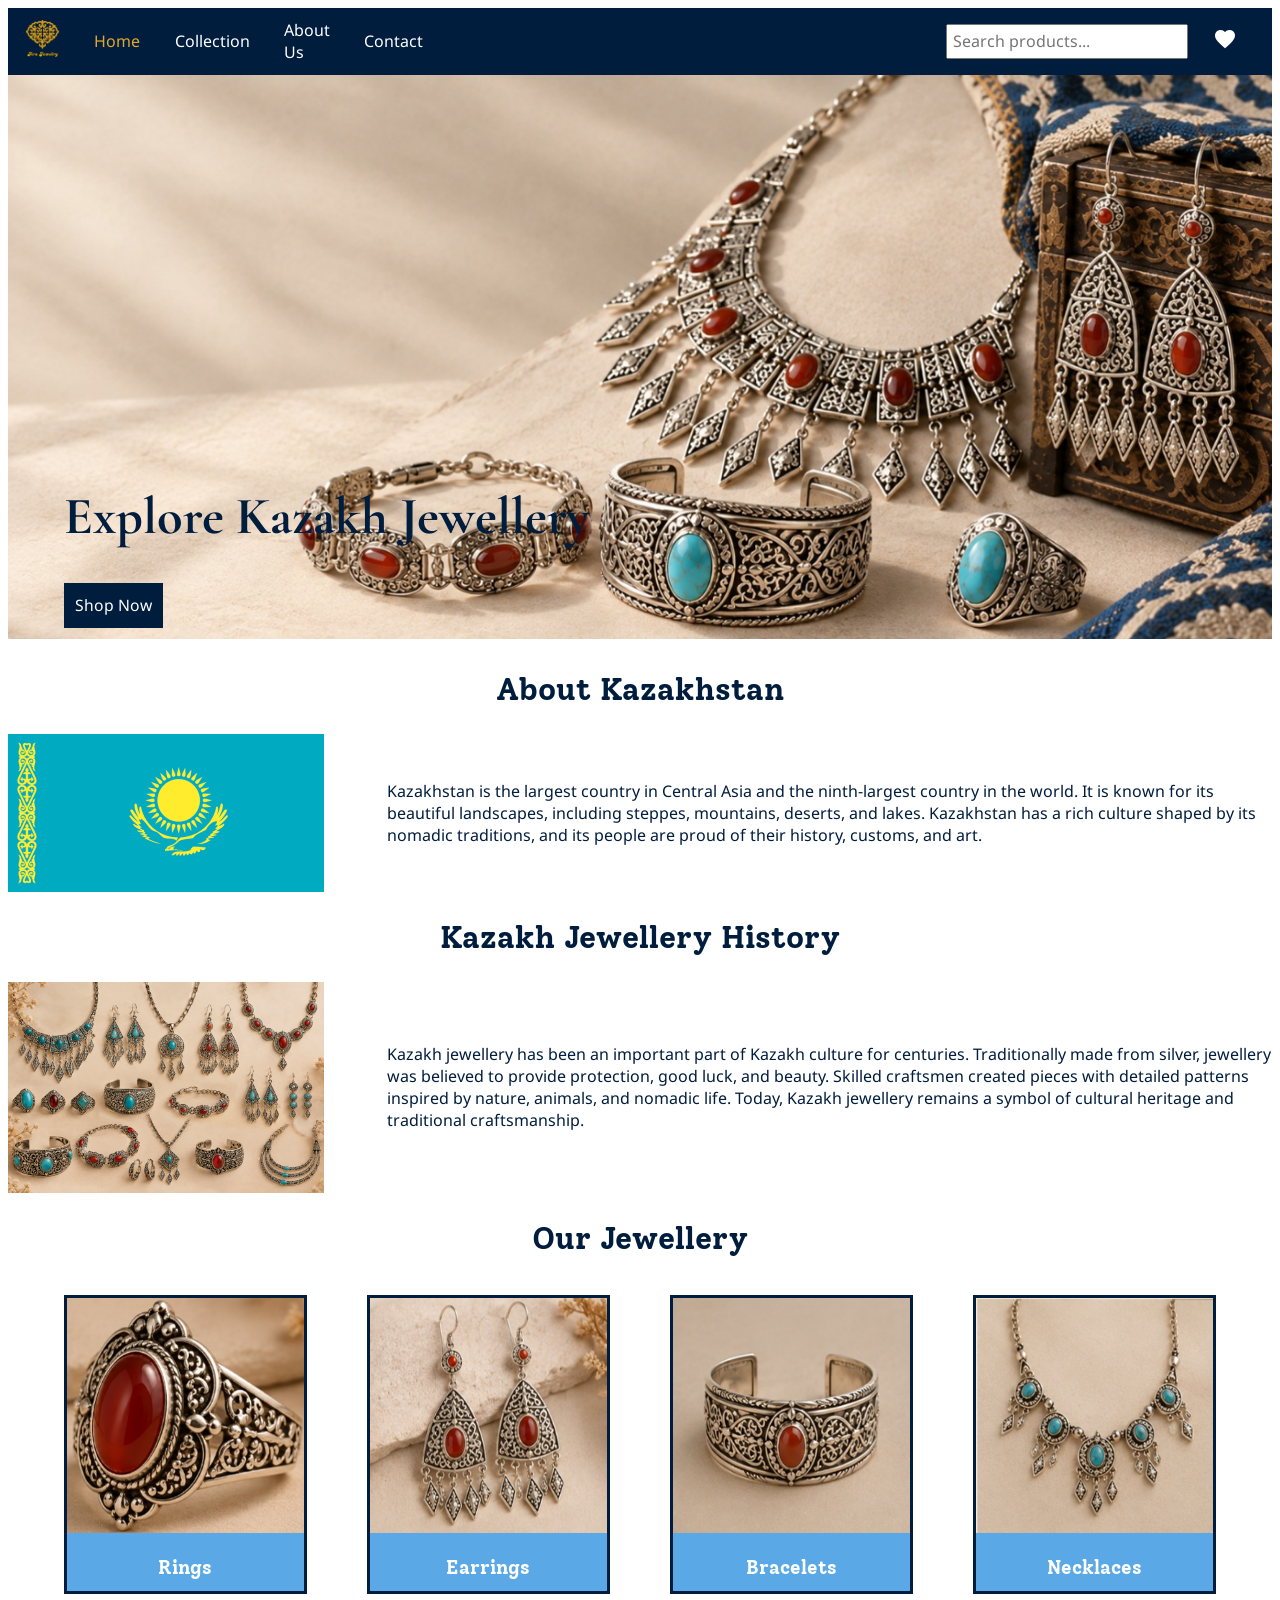
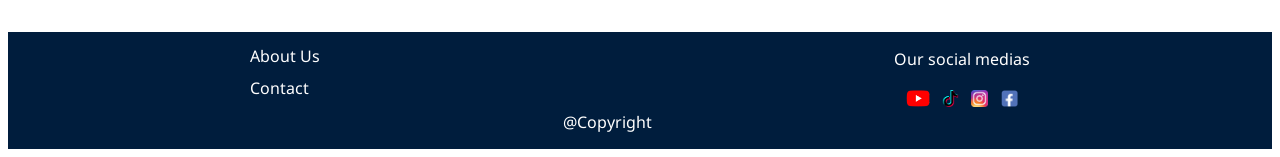
<file: index.html>
<!DOCTYPE html>
<html>
    <head>
        <!--Makes website responsive-->
        <meta name="viewport" content="width=device-width, initial-scale=1">
        <!--Link to CSS stylesheet-->
        <link rel="stylesheet" href="style.css">
        <!--Link to Google material icons-->
        <link rel="stylesheet" href="https://fonts.googleapis.com/icon?family=Material+Icons">
        <!--Links to Google fonts-->
        <link href='https://fonts.googleapis.com/css?family=Cormorant Garamond' rel='stylesheet'>
        <link href='https://fonts.googleapis.com/css?family=Solway' rel='stylesheet'>
        <link href='https://fonts.googleapis.com/css?family=Noto Sans' rel='stylesheet'>
        <!--Sets favicon / tab icon-->
        <link rel="icon" type="image/x-icon" href="images/logo.png">
        <!--Title shown on the tab-->
        <title>Home</title>
    </head>
    <body>
        <!--Navigation bar-->
        <nav>
            <!--Checkbox used to open and close mobile hamburger menu-->
            <input type="checkbox" id="check">
            <!--Mobile hamburger menu-->
            <label for="check" class="checkbtn">
                <!--Menu icon-->
                <i class="material-icons">menu</i>
            </label>
            <!--Navigation links-->
            <ul>
                <!--Logo and link to home page-->
                <li><a href="index.html"><img src="images/logo.png" alt="logo"></a></li>
                <!--Link to home page-->
                <li><a class="active" href="index.html">Home</a></li>
                <!--Collection dropdown menu-->
                <li class="dropdown">
                    <!--Link to collection page-->
                    <a href="collection.html">Collection</a>
                    <!--Dropdown content-->
                    <div class="dropdown-content">
                        <!--Navigation links in dropdown-->
                        <!--Link to rings page-->
                        <a href="rings.html">Rings</a>
                        <!--Link to earrings page-->
                        <a href="earrings.html">Earrings</a>
                        <!--Link to bracelets page-->
                        <a href="bracelets.html">Bracelets</a>
                        <!--Link to necklaces page-->
                        <a href="necklaces.html">Necklaces</a>
                    </div>
                </li>
                <!--About us dropdown menu-->
                <li class="dropdown">
                    <!--Link to about us page-->
                    <a href="aboutus.html">About Us</a>
                    <!--Dropdown content-->
                    <div class="dropdown-content">
                        <!--Navigation links in dropdown-->
                        <!--Link to auckland page-->
                        <a href="auckland.html">Our Store in Auckland</a>
                        <!--Link to tauranga page-->
                        <a href="tauranga.html">Our Store in Tauranga</a>
                        <!--Link to hamilton page-->
                        <a href="hamilton.html">Our Store in Hamilton</a>
                    </div>
                </li>
                <!--Link to contact page-->
                <li><a href="contact.html">Contact</a></li>
                <!--Right side of the navigation bar-->
                <div class="right-side">
                    <!--Search bar-->
                    <li><input type="text" name="" id="find" placeholder="Search products..." onkeyup="search()"></li>
                    <!--Link to favorite page-->
                    <!--Favorite icon-->
                    <li><a href="favourites.html"><i class="material-icons">favorite</i></a></li>
                    <!--Link to cart page-->
                    <!--Shopping cart icon-->
                    <li><a href="cart.html"><i class="material-icons">shopping_cart</i></a></li>
                </div>
            </ul>
        </nav>
        <!--Main home page content-->
        <div class="home-content">
            <!--Hero section-->
            <div class="home-hero-section">
                <!--Hero section image-->
                <div class="hero-section-image">
                    <img src="images/herosectionimage.png" alt="hero section jewellery image" style="width: 100%; height: auto;">
                </div>
                <!--Hero section content-->
                <div class="hero-section-content">
                    <!--Heading and button placed over the hero image-->
                    <h1>Explore Kazakh Jewellery</h1>
                    <!--Button that links to collection page-->
                    <button class="hero-section-button"><a href="collection.html">Shop Now</a></button>
                </div>
            </div>
            <!--Info section-->
            <div class="home-info-section">
                <!--Sub-heading-->
                <h2>About Kazakhstan</h2>
                <div class="info-section">
                    <!--Kazakhstan flag image-->
                    <img src="images/kzflag.png" alt="Kazakhstan flag image">
                    <!--Paragraph about Kazakhstan-->
                    <p>Kazakhstan is the largest country in Central Asia and the ninth-largest country in the world. 
                        It is known for its beautiful landscapes, including steppes, mountains, deserts, and lakes. 
                        Kazakhstan has a rich culture shaped by its nomadic traditions, and its people are proud of 
                        their history, customs, and art.</p>
                </div>
                <!--Sub-heading-->
                <h2>Kazakh Jewellery History</h2>
                <div class="info-section">
                    <!--Kazakh jewellery image-->
                    <img src="images/kzjewellery.png" alt="Kazakh jewellery image">
                    <!--Paragraph about history of Kazakh jewellery-->
                    <p>Kazakh jewellery has been an important part of Kazakh culture for centuries. 
                        Traditionally made from silver, jewellery was believed to provide protection, 
                        good luck, and beauty. Skilled craftsmen created pieces with detailed patterns 
                        inspired by nature, animals, and nomadic life. Today, Kazakh jewellery remains 
                        a symbol of cultural heritage and traditional craftsmanship.</p>
                </div>
            </div>
            <!--Jewellery section-->
            <div class="home-jewellery-section">
                <!--Sub-heading-->
                <h2>Our Jewellery</h2>
                <!--Container holding all items / jewellery cards-->
                <div class="item-container">
                    <!--First item card - Rings-->
                    <div class="item">
                        <!--Link to rings page-->
                        <a href="rings.html">
                            <!--Ring image-->
                            <img src="images/ring1.png" alt="carnelian ring image">
                            <!--Name-->
                            <h3>Rings</h3>
                        </a>
                    </div>
                    <!--Second item card - Earrings-->
                    <div class="item">
                        <!--Link to earrings page-->
                        <a href="earrings.html">
                            <!--Earrings image-->
                            <img src="images/earrings1.png" alt="carnelian earrings image">
                            <!--Name-->
                            <h3>Earrings</h3>
                        </a>
                    </div>
                    <!--Third item card - Bracelets-->
                    <div class="item">
                        <!--Link to braceles page-->
                        <a href="bracelets.html">
                            <!--Bracelet image-->
                            <img src="images/bracelet1.png" alt="carnelian bracelet image">
                            <!--Name-->
                            <h3>Bracelets</h3>
                        </a>
                    </div>
                    <!--Fourth item card - Necklaces-->
                    <div class="item">
                        <!--Link to necklaces page-->
                        <a href="necklaces.html">
                            <!--Necklace image-->
                            <img src="images/necklace3.png" alt="turquoise necklace image">
                            <!--Name-->
                            <h3>Necklaces</h3>
                        </a>
                    </div>
                </div>
            </div>
        </div>
        <!--Footer-->
        <footer>
            <!--Footer content-->
            <div class="footer-content">
                <!--Footer navigation links-->
                <div class="links">
                    <!--Link to about us page-->
                    <a href="aboutus.html">About Us</a>
                    <!--Link to contact page-->
                    <a href="contact.html">Contact</a>
                </div>
                <!--Copyright-->
                <div class="copyright">
                    <p>@Copyright</p>
                </div>
                <!--Links to social media-->
                <div class="social-medias">
                    <p>Our social medias</p>
                    <!--Link to YouTube-->
                    <a href="https://www.youtube.com/"><img src="images/youtube.png" alt="youtube"></a>
                    <!--Link to TikTok-->
                    <a href="https://www.tiktok.com/"><img src="images/tiktok.png" alt="tiktok"></a>
                    <!--Link to Instagram-->
                    <a href="https://www.instagram.com/"><img src="images/instagram.png" alt="instagram"></a>
                    <!--Link to Facebook-->
                    <a href="https://www.facebook.com/"><img src="images/facebook.png" alt="facebook"></a>
                </div>
            </div>
        </footer>
    </body>
</html>
</file>
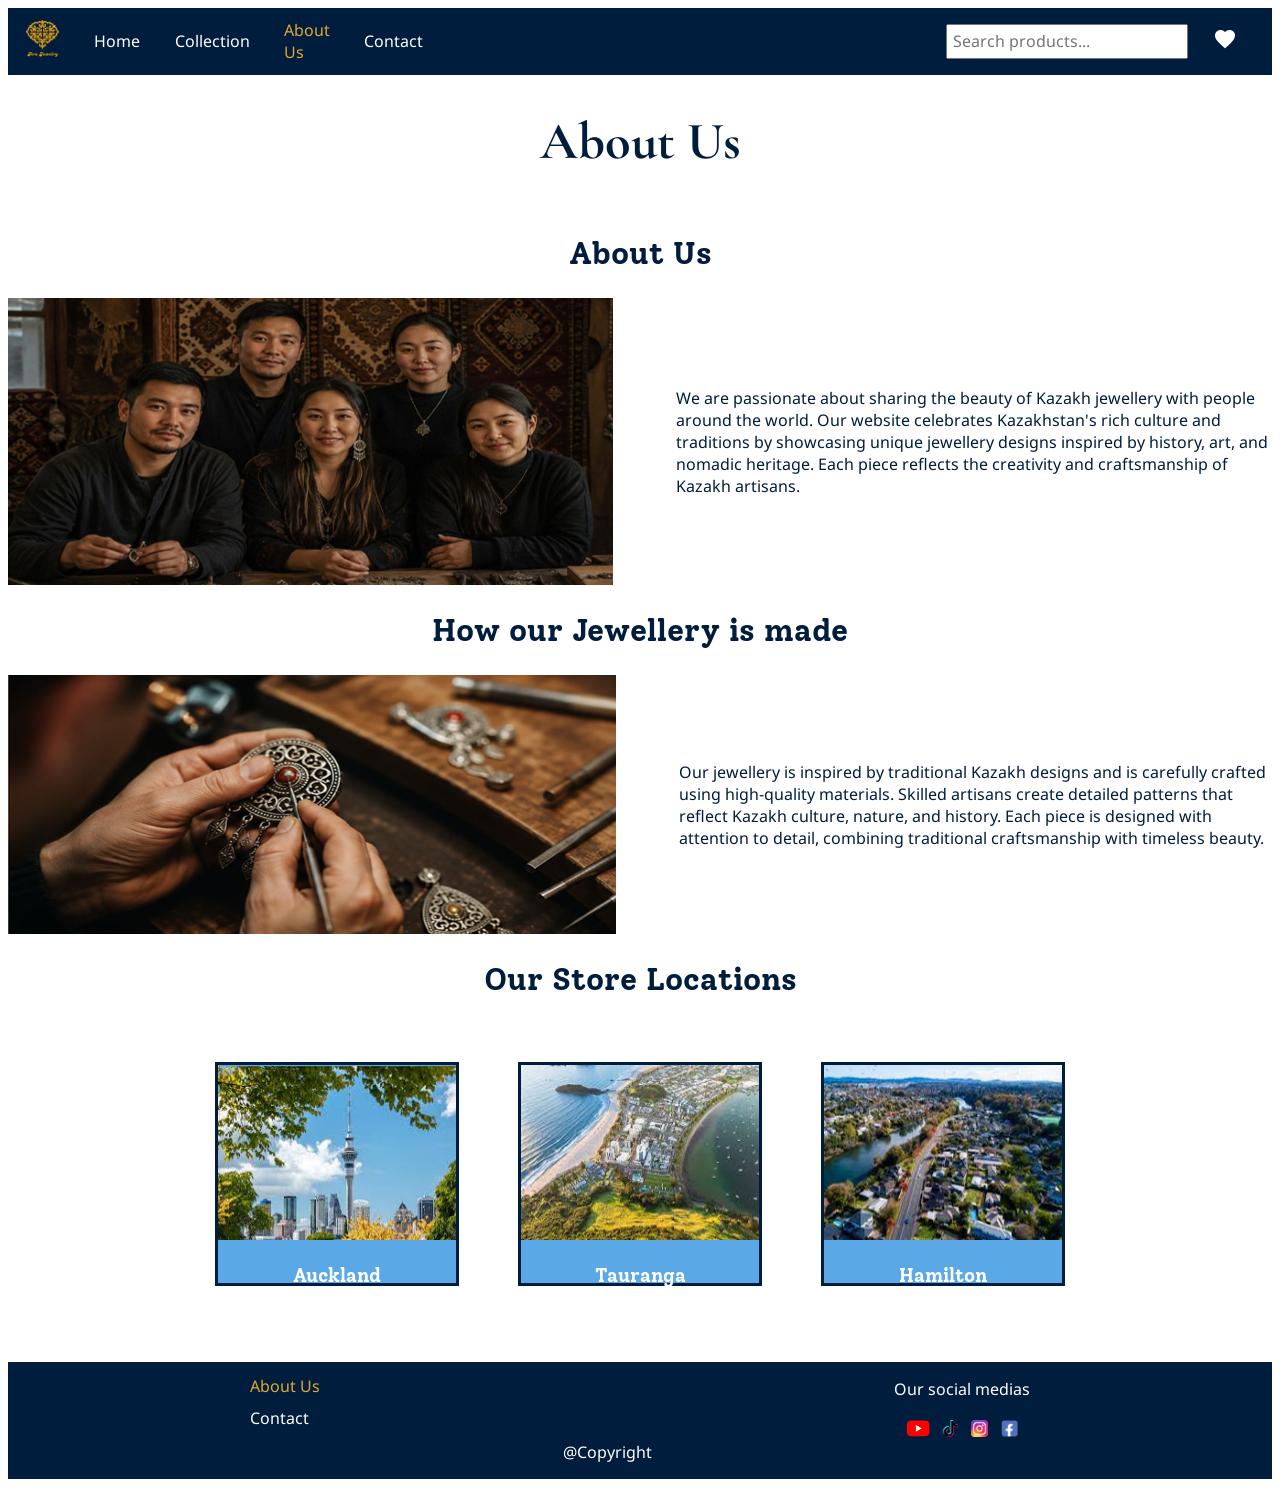
<file: aboutus.html>
<!DOCTYPE html>
<html>
    <head>
        <!--Makes website responsive-->
        <meta name="viewport" content="width=device-width, initial-scale=1">
        <!--Link to CSS stylesheet-->
        <link rel="stylesheet" href="style.css">
        <!--Link to Google material icons-->
        <link rel="stylesheet" href="https://fonts.googleapis.com/icon?family=Material+Icons">
        <!--Links to Google fonts-->
        <link href='https://fonts.googleapis.com/css?family=Cormorant Garamond' rel='stylesheet'>
        <link href='https://fonts.googleapis.com/css?family=Solway' rel='stylesheet'>
        <link href='https://fonts.googleapis.com/css?family=Noto Sans' rel='stylesheet'>
        <!--Sets favicon / tab icon-->
        <link rel="icon" type="image/x-icon" href="images/logo.png">
        <!--Title shown on the tab-->
        <title>About Us</title>
    </head>
    <body>
        <!--Navigation bar-->
        <nav>
            <!--Checkbox used to open and close mobile hamburger menu-->
            <input type="checkbox" id="check">
            <!--Mobile hamburger menu-->
            <label for="check" class="checkbtn">
                <!--Menu icon-->
                <i class="material-icons">menu</i>
            </label>
            <!--Navigation links-->
            <ul>
                <!--Logo and link to home page-->
                <li><a href="index.html"><img src="images/logo.png" alt="logo"></a></li>
                <!--Link to home page-->
                <li><a href="index.html">Home</a></li>
                <!--Collection dropdown menu-->
                <li class="dropdown">
                    <!--Link to collection page-->
                    <a href="collection.html">Collection</a>
                    <!--Dropdown content-->
                    <div class="dropdown-content">
                        <!--Navigation links in dropdown-->
                        <!--Link to rings page-->
                        <a href="rings.html">Rings</a>
                        <!--Link to earrings page-->
                        <a href="earrings.html">Earrings</a>
                        <!--Link to bracelets page-->
                        <a href="bracelets.html">Bracelets</a>
                        <!--Link to necklaces page-->
                        <a href="necklaces.html">Necklaces</a>
                    </div>
                </li>
                <!--About us dropdown menu-->
                <li class="dropdown">
                    <!--Link to about us page-->
                    <a class="active" href="aboutus.html">About Us</a>
                    <!--Dropdown content-->
                    <div class="dropdown-content">
                        <!--Navigation links in dropdown-->
                        <!--Link to auckland page-->
                        <a href="auckland.html">Our Store in Auckland</a>
                        <!--Link to tauranga page-->
                        <a href="tauranga.html">Our Store in Tauranga</a>
                        <!--Link to hamilton page-->
                        <a href="hamilton.html">Our Store in Hamilton</a>
                    </div>
                </li>
                <!--Link to contact page-->
                <li><a href="contact.html">Contact</a></li>
                <!--Right side of the navigation bar-->
                <div class="right-side">
                    <!--Search bar-->
                    <li><input type="text" name="" id="find" placeholder="Search products..." onkeyup="search()"></li>
                    <!--Link to favorite page-->
                    <!--Favorite icon-->
                    <li><a href="favourites.html"><i class="material-icons">favorite</i></a></li>
                    <!--Link to cart page-->
                    <!--Shopping cart icon-->
                    <li><a href="cart.html"><i class="material-icons">shopping_cart</i></a></li>
                </div>
            </ul>
        </nav>
        <!--About us main content-->
        <div class="about-content">
            <!--Main heading-->
            <h1>About Us</h1>
            <!--Sub-heading-->
            <h2>About Us</h2>
            <!--Info section-->
            <div class="info-section">
                <!--About us image-->
                <img src="images/aboutus1.png" alt="our team image">
                <!--Paragraph about us-->
                <p>We are passionate about sharing the beauty of Kazakh jewellery with people around the world. 
                    Our website celebrates Kazakhstan's rich culture and traditions by showcasing unique jewellery 
                    designs inspired by history, art, and nomadic heritage. Each piece reflects the creativity and 
                    craftsmanship of Kazakh artisans.</p>
            </div>
            <!--Sub-heading-->
            <h2>How our Jewellery is made</h2>
            <!--Info section-->
            <div class="info-section">
                <!--Jewellery making image-->
                <img src="images/aboutus2.png" alt="jewellery making image">
                <!--Paragraph about how jewellery is made-->
                <p>Our jewellery is inspired by traditional Kazakh designs and is carefully crafted using 
                    high-quality materials. Skilled artisans create detailed patterns that reflect Kazakh 
                    culture, nature, and history. Each piece is designed with attention to detail, combining 
                    traditional craftsmanship with timeless beauty.</p>
            </div>
            <!--Store locations section-->
            <!--Sub-heading-->
            <h2>Our Store Locations</h2>
            <!--Container holding all item cards-->
            <div class="item-container">
                <!--First item card - Auckland-->
                <div class="item">
                    <!--Link to auckland page-->
                    <a href="auckland.html">
                        <img src="images/auckland.png" alt="Auckland image">
                        <h3>Auckland</h3>
                    </a>
                </div>
                <!--Second item card - Tauranga-->
                <div class="item">
                    <!--Linkt to tauranga page-->
                    <a href="tauranga.html">
                        <img src="images/tauranga.png" alt="Tauranga image">
                        <h3>Tauranga</h3>
                    </a>
                </div>
                <!--Third item card - Hamilton-->
                <div class="item">
                    <!--Link to hamilton page-->
                    <a href="hamilton.html">
                        <img src="images/hamilton.png" alt="Hamilton image">
                        <h3>Hamilton</h3>
                    </a>
                </div>
            </div>
        <!--Footer-->
        <footer>
            <!--Footer content-->
            <div class="footer-content">
                <!--Footer navigation links-->
                <div class="links">
                    <!--Link to about us page-->
                    <a class="active" href="aboutus.html">About Us</a>
                    <!--Link to contact page-->
                    <a href="contact.html">Contact</a>
                </div>
                <!--Copyright-->
                <div class="copyright">
                    <p>@Copyright</p>
                </div>
                <!--Links to social media-->
                <div class="social-medias">
                    <p>Our social medias</p>
                    <!--Link to YouTube-->
                    <a href="https://www.youtube.com/"><img src="images/youtube.png" alt="youtube"></a>
                    <!--Link to TikTok-->
                    <a href="https://www.tiktok.com/"><img src="images/tiktok.png" alt="tiktok"></a>
                    <!--Link to Instagram-->
                    <a href="https://www.instagram.com/"><img src="images/instagram.png" alt="instagram"></a>
                    <!--Link to Facebook-->
                    <a href="https://www.facebook.com/"><img src="images/facebook.png" alt="facebook"></a>
                </div>
            </div>
        </footer>
    </body>
</html>
</file>
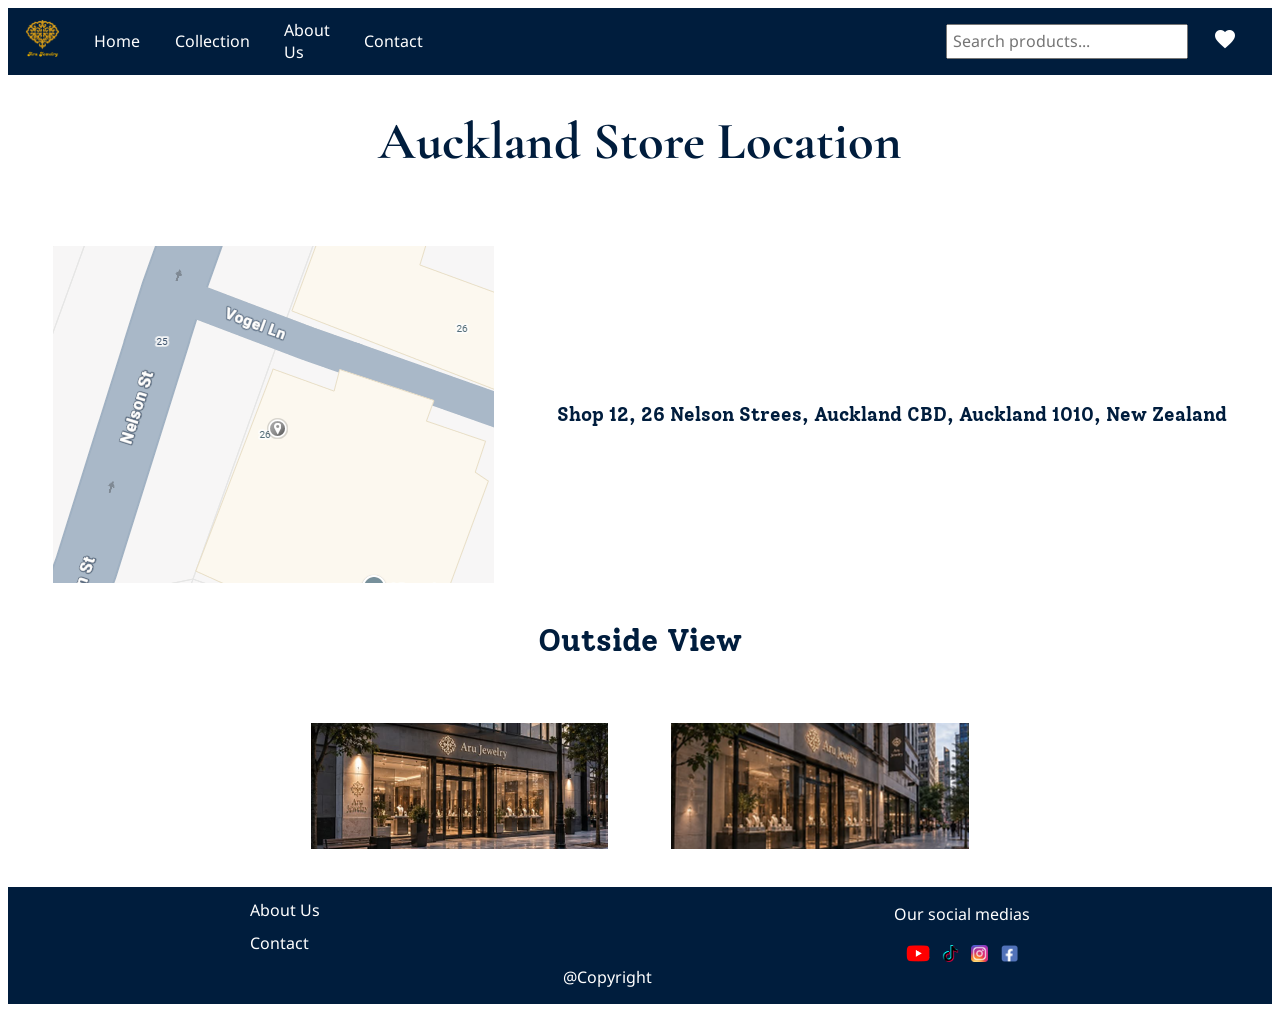
<file: auckland.html>
<!DOCTYPE html>
<html>
    <head>
        <!--Makes website responsive-->
        <meta name="viewport" content="width=device-width, initial-scale=1">
        <!--Link to CSS stylesheet-->
        <link rel="stylesheet" href="style.css">
        <!--Link to Google material icons-->
        <link rel="stylesheet" href="https://fonts.googleapis.com/icon?family=Material+Icons">
        <!--Links to Google fonts-->
        <link href='https://fonts.googleapis.com/css?family=Cormorant Garamond' rel='stylesheet'>
        <link href='https://fonts.googleapis.com/css?family=Solway' rel='stylesheet'>
        <link href='https://fonts.googleapis.com/css?family=Noto Sans' rel='stylesheet'>
        <!--Sets favicon / tab icon-->
        <link rel="icon" type="image/x-icon" href="images/logo.png">
        <!--Title shown on the tab-->
        <title>Auckland Location</title>
    </head>
    <body>
        <!--Navigation bar-->
        <nav>
            <!--Checkbox used to open and close mobile hamburger menu-->
            <input type="checkbox" id="check">
            <!--Mobile hamburger menu-->
            <label for="check" class="checkbtn">
                <!--Menu icon-->
                <i class="material-icons">menu</i>
            </label>
            <!--Navigation links-->
            <ul>
                <!--Logo and link to home page-->
                <li><a href="index.html"><img src="images/logo.png" alt="logo"></a></li>
                <!--Link to home page-->
                <li><a href="index.html">Home</a></li>
                <!--Collection dropdown menu-->
                <li class="dropdown">
                    <!--Link to collection page-->
                    <a href="collection.html">Collection</a>
                    <!--Dropdown content-->
                    <div class="dropdown-content">
                        <!--Navigation links in dropdown-->
                        <!--Link to rings page-->
                        <a href="rings.html">Rings</a>
                        <!--Link to earrings page-->
                        <a href="earrings.html">Earrings</a>
                        <!--Link to bracelets page-->
                        <a href="bracelets.html">Bracelets</a>
                        <!--Link to necklaces page-->
                        <a href="necklaces.html">Necklaces</a>
                    </div>
                </li>
                <!--About us dropdown menu-->
                <li class="dropdown">
                    <!--Link to about us page-->
                    <a href="aboutus.html">About Us</a>
                    <!--Dropdown content-->
                    <div class="dropdown-content">
                        <!--Navigation links in dropdown-->
                        <!--Link to auckland page-->
                        <a class="active" href="auckland.html">Our Store in Auckland</a>
                        <!--Link to tauranga page-->
                        <a href="tauranga.html">Our Store in Tauranga</a>
                        <!--Link to hamilton page-->
                        <a href="hamilton.html">Our Store in Hamilton</a>
                    </div>
                </li>
                <!--Link to contact page-->
                <li><a href="contact.html">Contact</a></li>
                <!--Right side of the navigation bar-->
                <div class="right-side">
                    <!--Search bar-->
                    <li><input type="text" name="" id="find" placeholder="Search products..." onkeyup="search()"></li>
                    <!--Link to favorite page-->
                    <!--Favorite icon-->
                    <li><a href="favourites.html"><i class="material-icons">favorite</i></a></li>
                    <!--Link to cart page-->
                    <!--Shopping cart icon-->
                    <li><a href="cart.html"><i class="material-icons">shopping_cart</i></a></li>
                </div>
            </ul>
        </nav>
        <!--Auckland main content-->
        <div class="location-content">
            <!--Main heading-->
            <h1>Auckland Store Location</h1>
            <!--Section containing map image and address-->
            <div class="location-section2">
                <img src="images/auckland_map.png">
                <h3>Shop 12, 26 Nelson Strees, Auckland CBD, Auckland 1010, New Zealand</h3>
            </div>
            <!--Sub-heading-->
            <h2>Outside View</h2>
            <!--Section containing store images-->
            <div class="location-section3">
                <img src="images/auckland_store1.png" alt="store in Auckland image 1">
                <img src="images/auckland_store2.png" alt="store in Auckland image 2">
            </div>
        </div>
        <!--Footer-->
        <footer>
            <!--Footer content-->
            <div class="footer-content">
                <!--Footer navigation links-->
                <div class="links">
                    <!--Link to about us page-->
                    <a href="aboutus.html">About Us</a>
                    <!--Link to contact page-->
                    <a href="contact.html">Contact</a>
                </div>
                <!--Copyright-->
                <div class="copyright">
                    <p>@Copyright</p>
                </div>
                <!--Links to social media-->
                <div class="social-medias">
                    <p>Our social medias</p>
                    <!--Link to YouTube-->
                    <a href="https://www.youtube.com/"><img src="images/youtube.png" alt="youtube"></a>
                    <!--Link to TikTok-->
                    <a href="https://www.tiktok.com/"><img src="images/tiktok.png" alt="tiktok"></a>
                    <!--Link to Instagram-->
                    <a href="https://www.instagram.com/"><img src="images/instagram.png" alt="instagram"></a>
                    <!--Link to Facebook-->
                    <a href="https://www.facebook.com/"><img src="images/facebook.png" alt="facebook"></a>
                </div>
            </div>
        </footer>
    </body>
</html>
</file>
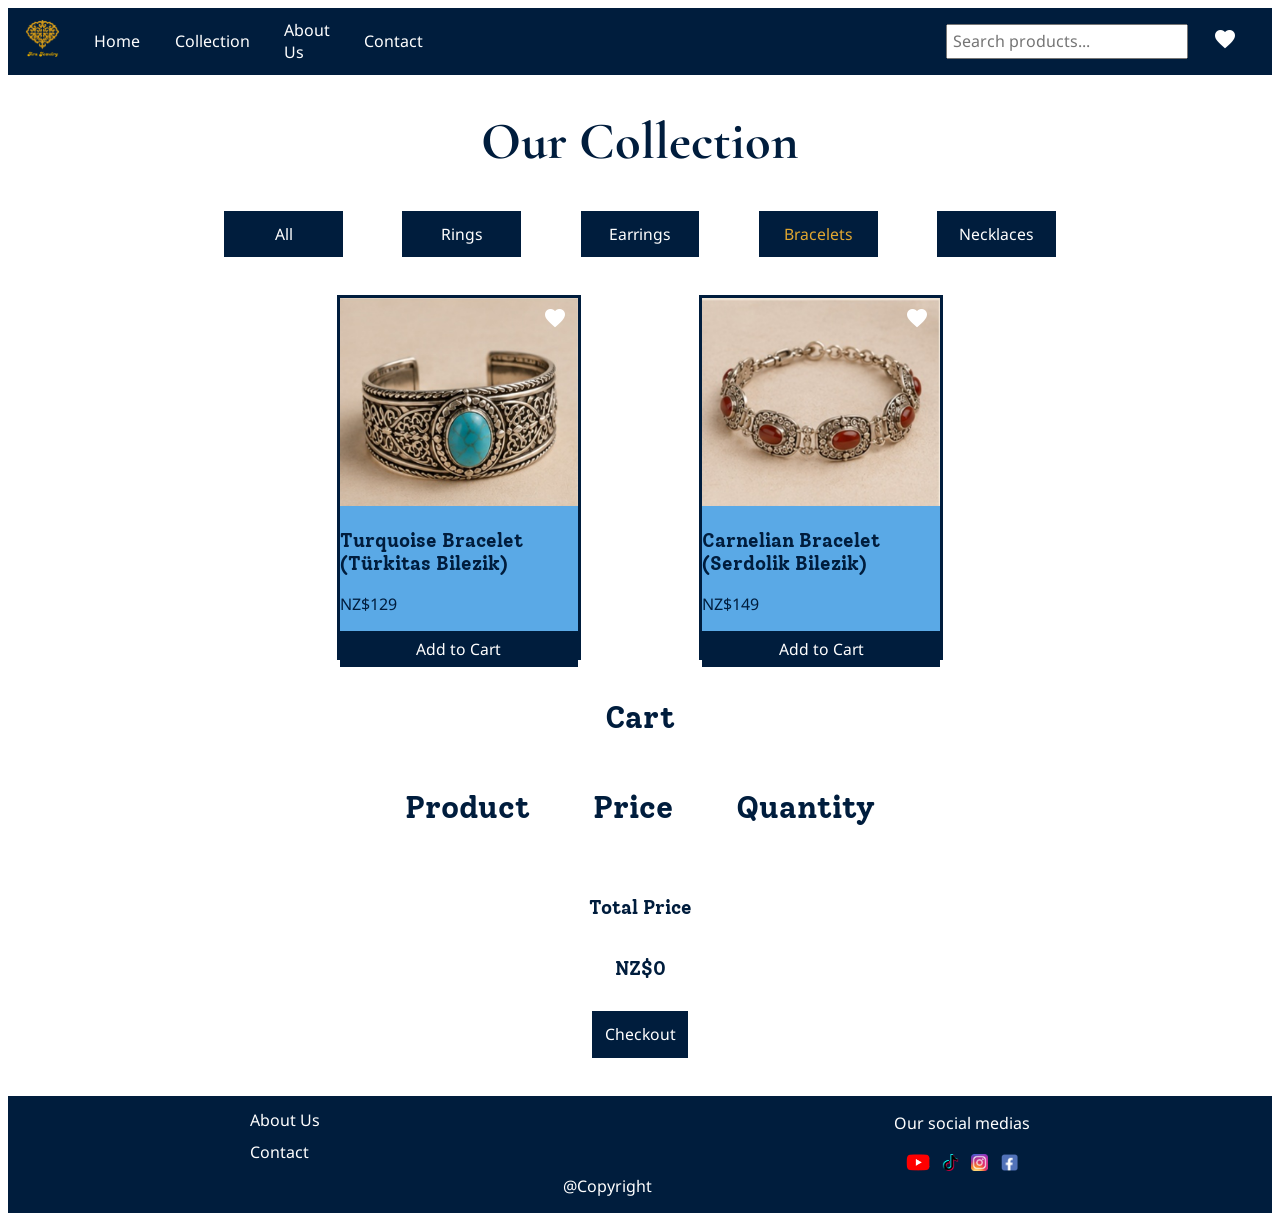
<file: bracelets.html>
<!DOCTYPE html>
<html>
    <head>
        <!--Makes website responsive-->
        <meta name="viewport" content="width=device-width, initial-scale=1">
        <!--Link to CSS stylesheet-->
        <link rel="stylesheet" href="style.css">
        <!--Link to Google material icons-->
        <link rel="stylesheet" href="https://fonts.googleapis.com/icon?family=Material+Icons">
        <!--Links to Google fonts-->
        <link href='https://fonts.googleapis.com/css?family=Cormorant Garamond' rel='stylesheet'>
        <link href='https://fonts.googleapis.com/css?family=Solway' rel='stylesheet'>
        <link href='https://fonts.googleapis.com/css?family=Noto Sans' rel='stylesheet'>
        <!--Sets favicon / tab icon-->
        <link rel="icon" type="image/x-icon" href="images/logo.png">
        <script src="script.js"></script>
        <script src="search.js"></script>
        <!--Title shown on the tab-->
        <title>Bracelets</title>
    </head>
    <body>
        <!--Navigation bar-->
        <nav>
            <!--Checkbox used to open and close mobile hamburger menu-->
            <input type="checkbox" id="check">
            <!--Mobile hamburger menu-->
            <label for="check" class="checkbtn">
                <!--Menu icon-->
                <i class="material-icons">menu</i>
            </label>
            <!--Navigation links-->
            <ul>
                <!--Logo and link to home page-->
                <li><a href="index.html"><img src="images/logo.png" alt="logo"></a></li>
                <!--Link to home page-->
                <li><a href="index.html">Home</a></li>
                <!--Collection dropdown menu-->
                <li class="dropdown">
                    <!--Link to collection page-->
                    <a href="collection.html">Collection</a>
                    <!--Dropdown content-->
                    <div class="dropdown-content">
                        <!--Navigation links in dropdown-->
                        <!--Link to rings page-->
                        <a href="rings.html">Rings</a>
                        <!--Link to earrings page-->
                        <a href="earrings.html">Earrings</a>
                        <!--Link to bracelets page-->
                        <a class="active" href="bracelets.html">Bracelets</a>
                        <!--Link to necklaces page-->
                        <a href="necklaces.html">Necklaces</a>
                    </div>
                </li>
                <!--About us dropdown menu-->
                <li class="dropdown">
                    <!--Link to about us page-->
                    <a href="aboutus.html">About Us</a>
                    <!--Dropdown content-->
                    <div class="dropdown-content">
                        <!--Navigation links in dropdown-->
                        <!--Link to auckland page-->
                        <a href="auckland.html">Our Store in Auckland</a>
                        <!--Link to tauranga page-->
                        <a href="tauranga.html">Our Store in Tauranga</a>
                        <!--Link to hamilton page-->
                        <a href="hamilton.html">Our Store in Hamilton</a>
                    </div>
                </li>
                <!--Link to contact page-->
                <li><a href="contact.html">Contact</a></li>
                <!--Right side of the navigation bar-->
                <div class="right-side">
                    <!--Search bar-->
                    <li><input type="text" name="" id="find" placeholder="Search products..." onkeyup="search()"></li>
                    <!--Link to favorite page-->
                    <!--Favorite icon-->
                    <li><a href="favourites.html"><i class="material-icons">favorite</i></a></li>
                    <!--Link to cart page-->
                    <!--Shopping cart icon-->
                    <li><a href="cart.html"><i class="material-icons">shopping_cart</i></a></li>
                </div>
            </ul>
        </nav>
        <!--Bracelets main content-->
        <div class="collection-content">
            <!--Main heading-->
            <h1>Our Collection</h1>
            <!--Container holding all buttons-->
            <div class="button-container">
                <!--Button that links to collection page-->
                <button><a href="collection.html">All</a></button>
                <!--Button that links to rings page-->
                <button><a href="rings.html">Rings</a></button>
                <!--Button that links to earrings page-->
                <button><a href="earrings.html">Earrings</a></button>
                <!--Button that links to bracelets page-->
                <button><a class="active" href="bracelets.html">Bracelets</a></button>
                <!--Button that links to necklaces page-->
                <button><a href="necklaces.html">Necklaces</a></button>
            </div>
            <!--Container holding 2 products-->
            <div class="product-container">
                <!--First product-->
                <div class="product">
                    <!--Product image-->
                    <img class="product-img" src="images/bracelet3.png" alt="turquoise bracelet image">
                    <!--Product name-->
                    <h3 class="product-title">Turquoise Bracelet (Türkitas Bilezik)</h3>
                    <!--Product price-->
                    <p class="product-price">NZ$129</p>
                    <!--Favorite button-->
                    <button class="favorite-button"><i class="material-icons">favorite</i></button>
                    <!--Add to cart button-->
                    <button class="cart-button">Add to Cart</button>
                </div>
                <!--Second product-->
                <div class="product">
                    <!--Product image-->
                    <img class="product-img" src="images/bracelet2.png" alt="carnelian bracelet image">
                    <!--Product name-->
                    <h3 class="product-title">Carnelian Bracelet (Serdolik Bilezik)</h3>
                    <!--Product price-->
                    <p class="product-price">NZ$149</p>
                    <!--Favorite button-->
                    <button class="favorite-button"><i class="material-icons">favorite</i></button>
                    <!--Add to cart button-->
                    <button class="cart-button">Add to Cart</button>
                </div>
            </div>
            <!--Cart section-->
            <div class="cart">
                <!--Sub-heading-->
                <h2>Cart</h2>
                <!--Cart row-->
                <div class="cart-row">
                    <h2>Product</h2>
                    <h2>Price</h2>
                    <h2>Quantity</h2>
                </div>
                <!--Cart row-->
                <div class="cart-row">
                    <!--Container that holds products that were put into cart-->
                    <div class="cart-container">
                    </div>
                </div>
                <!--Total section of cart-->
                <div class="cart-total">
                    <h3>Total Price</h3>
                    <!--Total price-->
                    <h3 class="cart-price-total">NZ$0</h3>
                </div>
                <!--Checkout button-->
                <button class="checkout-btn">Checkout</button>
            </div>

        </div>
        <!--Footer-->
        <footer>
            <!--Footer content-->
            <div class="footer-content">
                <!--Footer navigation links-->
                <div class="links">
                    <!--Link to about us page-->
                    <a href="aboutus.html">About Us</a>
                    <!--Link to contact page-->
                    <a href="contact.html">Contact</a>
                </div>
                <!--Copyright-->
                <div class="copyright">
                    <p>@Copyright</p>
                </div>
                <!--Links to social media-->
                <div class="social-medias">
                    <p>Our social medias</p>
                    <!--Link to YouTube-->
                    <a href="https://www.youtube.com/"><img src="images/youtube.png" alt="youtube"></a>
                    <!--Link to TikTok-->
                    <a href="https://www.tiktok.com/"><img src="images/tiktok.png" alt="tiktok"></a>
                    <!--Link to Instagram-->
                    <a href="https://www.instagram.com/"><img src="images/instagram.png" alt="instagram"></a>
                    <!--Link to Facebook-->
                    <a href="https://www.facebook.com/"><img src="images/facebook.png" alt="facebook"></a>
                </div>
            </div>
        </footer>
    </body>
</html>
</file>
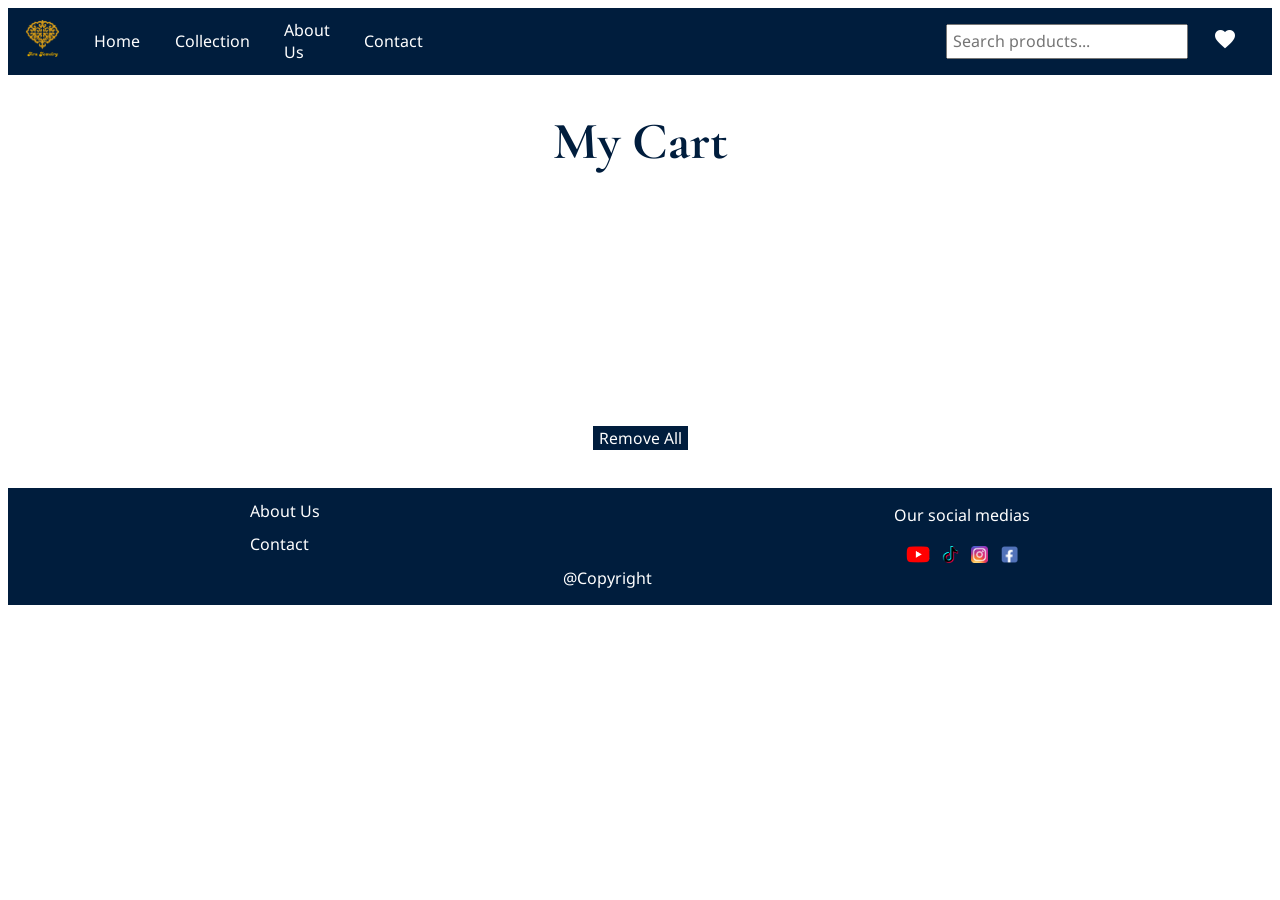
<file: cart.html>
<!DOCTYPE html>
<html>
    <head>
        <!--Makes website responsive-->
        <meta name="viewport" content="width=device-width, initial-scale=1">
        <!--Link to CSS stylesheet-->
        <link rel="stylesheet" href="style.css">
        <!--Link to Google material icons-->
        <link rel="stylesheet" href="https://fonts.googleapis.com/icon?family=Material+Icons">
        <!--Links to Google fonts-->
        <link href='https://fonts.googleapis.com/css?family=Cormorant Garamond' rel='stylesheet'>
        <link href='https://fonts.googleapis.com/css?family=Solway' rel='stylesheet'>
        <link href='https://fonts.googleapis.com/css?family=Noto Sans' rel='stylesheet'>
        <!--Sets favicon / tab icon-->
        <link rel="icon" type="image/x-icon" href="images/logo.png">
        <!--Title shown on the tab-->
        <title>Cart</title>
    </head>
    <body>
        <!--Navigation bar-->
        <nav>
            <!--Checkbox used to open and close mobile hamburger menu-->
            <input type="checkbox" id="check">
            <!--Mobile hamburger menu-->
            <label for="check" class="checkbtn">
                <!--Menu icon-->
                <i class="material-icons">menu</i>
            </label>
            <!--Navigation links-->
            <ul>
                <!--Logo and link to home page-->
                <li><a href="index.html"><img src="images/logo.png" alt="logo"></a></li>
                <!--Link to home page-->
                <li><a href="index.html">Home</a></li>
                <!--Collection dropdown menu-->
                <li class="dropdown">
                    <!--Link to collection page-->
                    <a href="collection.html">Collection</a>
                    <!--Dropdown content-->
                    <div class="dropdown-content">
                        <!--Navigation links in dropdown-->
                        <!--Link to rings page-->
                        <a href="rings.html">Rings</a>
                        <!--Link to earrings page-->
                        <a href="earrings.html">Earrings</a>
                        <!--Link to bracelets page-->
                        <a href="bracelets.html">Bracelets</a>
                        <!--Link to necklaces page-->
                        <a href="necklaces.html">Necklaces</a>
                    </div>
                </li>
                <!--About us dropdown menu-->
                <li class="dropdown">
                    <!--Link to about us page-->
                    <a href="aboutus.html">About Us</a>
                    <!--Dropdown content-->
                    <div class="dropdown-content">
                        <!--Navigation links in dropdown-->
                        <!--Link to auckland page-->
                        <a href="auckland.html">Our Store in Auckland</a>
                        <!--Link to tauranga page-->
                        <a href="tauranga.html">Our Store in Tauranga</a>
                        <!--Link to hamilton page-->
                        <a href="hamilton.html">Our Store in Hamilton</a>
                    </div>
                </li>
                <!--Link to contact page-->
                <li><a href="contact.html">Contact</a></li>
                <!--Right side of the navigation bar-->
                <div class="right-side">
                    <!--Search bar-->
                    <li><input type="text" name="" id="find" placeholder="Search products..." onkeyup="search()"></li>
                    <!--Link to favorite page-->
                    <!--Favorite icon-->
                    <li><a href="favourites.html"><i class="material-icons">favorite</i></a></li>
                    <!--Link to cart page-->
                    <!--Shopping cart icon-->
                    <li><a class="active" href="cart.html"><i class="material-icons">shopping_cart</i></a></li>
                </div>
            </ul>
        </nav>
        <!--Cart main content-->
        <!--Main heading-->
        <h1>My Cart</h1>
        <!--Remove button-->
        <div class="removeall">
            <button>Remove All</button>
        </div>
        <!--Footer-->
        <footer>
            <!--Footer content-->
            <div class="footer-content">
                <!--Footer navigation links-->
                <div class="links">
                    <!--Link to about us page-->
                    <a href="aboutus.html">About Us</a>
                    <!--Link to contact page-->
                    <a href="contact.html">Contact</a>
                </div>
                <!--Copyright-->
                <div class="copyright">
                    <p>@Copyright</p>
                </div>
                <!--Links to social media-->
                <div class="social-medias">
                    <p>Our social medias</p>
                    <!--Link to YouTube-->
                    <a href="https://www.youtube.com/"><img src="images/youtube.png" alt="youtube"></a>
                    <!--Link to TikTok-->
                    <a href="https://www.tiktok.com/"><img src="images/tiktok.png" alt="tiktok"></a>
                    <!--Link to Instagram-->
                    <a href="https://www.instagram.com/"><img src="images/instagram.png" alt="instagram"></a>
                    <!--Link to Facebook-->
                    <a href="https://www.facebook.com/"><img src="images/facebook.png" alt="facebook"></a>
                </div>
            </div>
        </footer>
    </body>
</html>
</file>
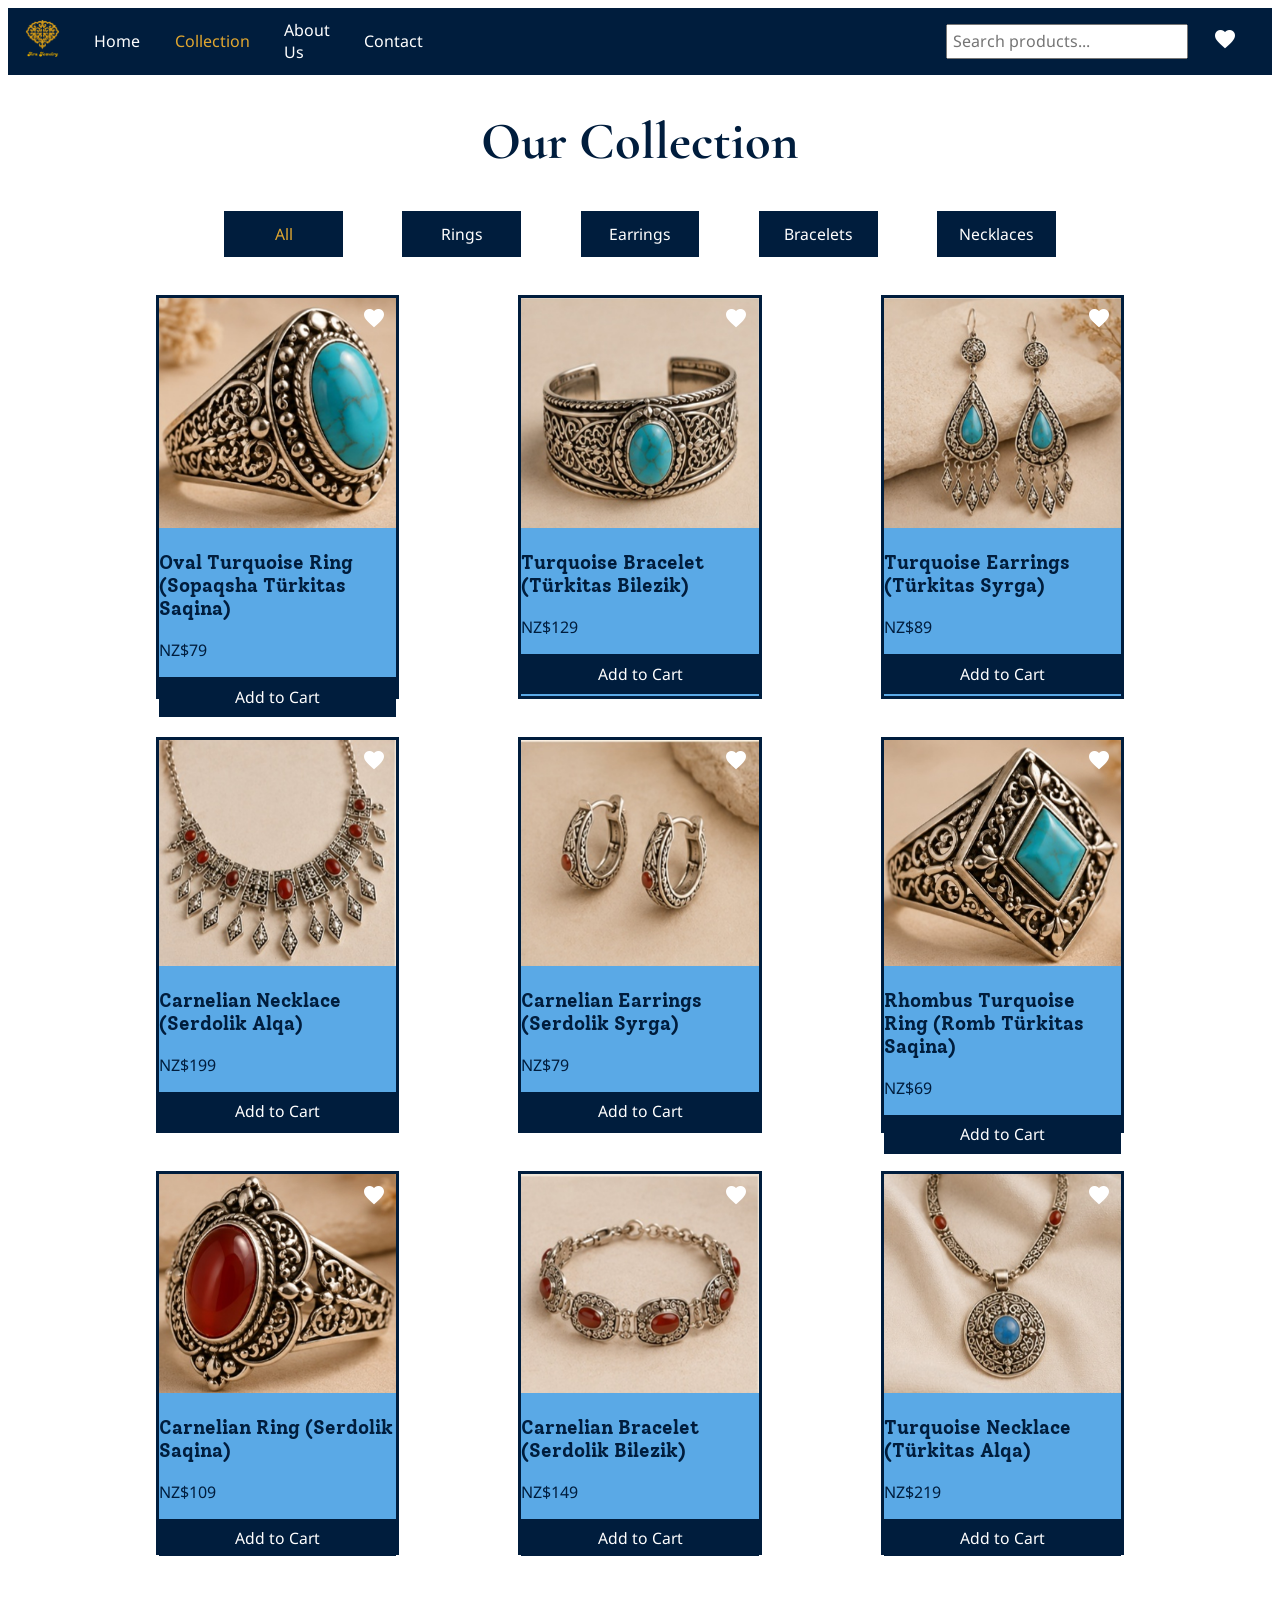
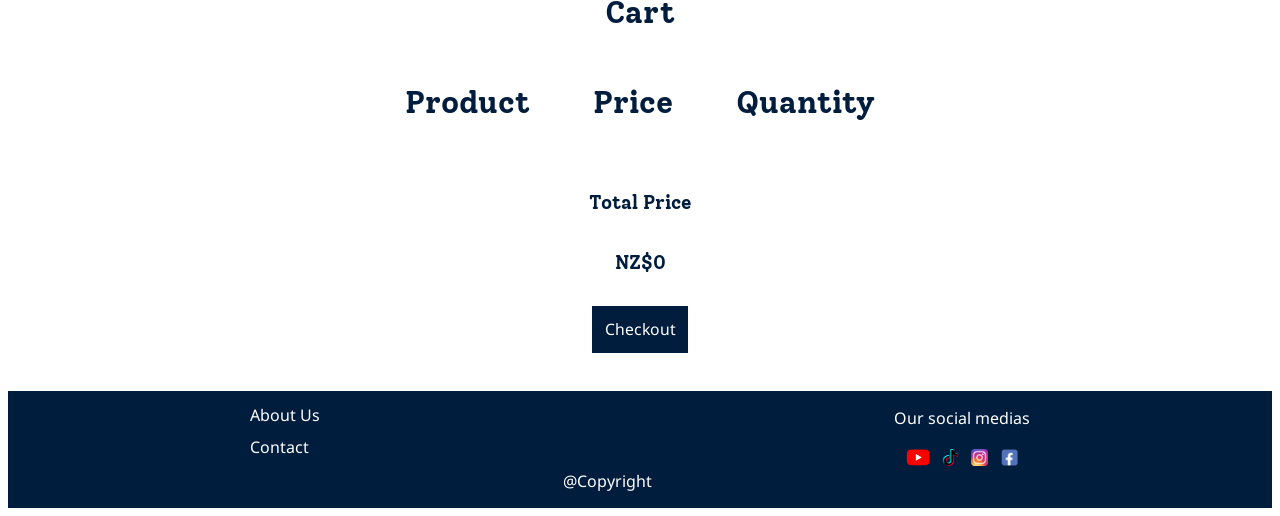
<file: collection.html>
<!DOCTYPE html>
<html>
    <head>
        <!--Makes website responsive-->
        <meta name="viewport" content="width=device-width, initial-scale=1">
        <!--Link to CSS stylesheet-->
        <link rel="stylesheet" href="style.css">
        <!--Link to Google material icons-->
        <link rel="stylesheet" href="https://fonts.googleapis.com/icon?family=Material+Icons">
        <!--Links to Google fonts-->
        <link href='https://fonts.googleapis.com/css?family=Cormorant Garamond' rel='stylesheet'>
        <link href='https://fonts.googleapis.com/css?family=Solway' rel='stylesheet'>
        <link href='https://fonts.googleapis.com/css?family=Noto Sans' rel='stylesheet'>
        <!--Sets favicon / tab icon-->
        <link rel="icon" type="image/x-icon" href="images/logo.png">
        <script src="script.js" async></script>
        <script src="search.js"></script>
        <!--Title shown on the tab-->
        <title>Collection</title>
    </head>
    <body>
        <!--Navigation bar-->
        <nav>
            <!--Checkbox used to open and close mobile hamburger menu-->
            <input type="checkbox" id="check">
            <!--Mobile hamburger menu-->
            <label for="check" class="checkbtn">
                <!--Menu icon-->
                <i class="material-icons">menu</i>
            </label>
            <!--Navigation links-->
            <ul>
                <!--Logo and link to home page-->
                <li><a href="index.html"><img src="images/logo.png" alt="logo"></a></li>
                <!--Link to home page-->
                <li><a href="index.html">Home</a></li>
                <!--Collection dropdown menu-->
                <li class="dropdown">
                    <!--Link to collection page-->
                    <a class="active" href="collection.html">Collection</a>
                    <!--Dropdown content-->
                    <div class="dropdown-content">
                        <!--Navigation links in dropdown-->
                        <!--Link to rings page-->
                        <a href="rings.html">Rings</a>
                        <!--Link to earrings page-->
                        <a href="earrings.html">Earrings</a>
                        <!--Link to bracelets page-->
                        <a href="bracelets.html">Bracelets</a>
                        <!--Link to necklaces page-->
                        <a href="necklaces.html">Necklaces</a>
                    </div>
                </li>
                <!--About us dropdown menu-->
                <li class="dropdown">
                    <!--Link to about us page-->
                    <a href="aboutus.html">About Us</a>
                    <!--Dropdown content-->
                    <div class="dropdown-content">
                        <!--Navigation links in dropdown-->
                        <!--Link to auckland page-->
                        <a href="auckland.html">Our Store in Auckland</a>
                        <!--Link to tauranga page-->
                        <a href="tauranga.html">Our Store in Tauranga</a>
                        <!--Link to hamilton page-->
                        <a href="hamilton.html">Our Store in Hamilton</a>
                    </div>
                </li>
                <!--Link to contact page-->
                <li><a href="contact.html">Contact</a></li>
                <!--Right side of the navigation bar-->
                <div class="right-side">
                    <!--Search bar-->
                    <li><input type="text" name="" id="find" placeholder="Search products..." onkeyup="search()"></li>
                    <!--Link to favorite page-->
                    <!--Favorite icon-->
                    <li><a href="favourites.html"><i class="material-icons">favorite</i></a></li>
                    <!--Link to cart page-->
                    <!--Shopping cart icon-->
                    <li><a href="cart.html"><i class="material-icons">shopping_cart</i></a></li>
                </div>
            </ul>
        </nav>
        <!--Collection main content-->
        <div class="collection-content">
            <!--Main heading-->
            <h1>Our Collection</h1>
            <!--Container holding all buttons-->
            <div class="button-container">
                <!--Button that links to collection page-->
                <button><a class="active" href="collection.html">All</a></button>
                <!--Button that links to rings page-->
                <button><a href="rings.html">Rings</a></button>
                <!--Button that links to earrings page-->
                <button><a href="earrings.html">Earrings</a></button>
                <!--Button that links to bracelets page-->
                <button><a href="bracelets.html">Bracelets</a></button>
                <!--Button that links to necklaces page-->
                <button><a href="necklaces.html">Necklaces</a></button>
            </div>
            <!--Container holding 3 products in one row-->
            <div class="product-container">
                <!--First product-->
                <div class="product">
                    <!--Product image-->
                    <img class="product-img" src="images/ring2.png" alt="oval turquoise ring image">
                    <!--Product name-->
                    <h3 class="product-title">Oval Turquoise Ring (Sopaqsha Türkitas Saqina)</h3>
                    <!--Product price-->
                    <p class="product-price">NZ$79</p>
                    <!--Favorite button-->
                    <button class="favorite-button"><i class="material-icons">favorite</i></button>
                    <!--Add to cart button-->
                    <button class="cart-button">Add to Cart</button>
                </div>
                <!--Second product-->
                <div class="product">
                    <!--Product image-->
                    <img class="product-img" src="images/bracelet3.png" alt="turquoise bracelet image">
                    <!--Product name-->
                    <h3 class="product-title">Turquoise Bracelet (Türkitas Bilezik)</h3>
                    <!--Product price-->
                    <p class="product-price">NZ$129</p>
                    <!--Favorite button-->
                    <button class="favorite-button"><i class="material-icons">favorite</i></button>
                    <!--Add to cart button-->
                    <button class="cart-button">Add to Cart</button>
                </div>
                <!--Third product-->
                <div class="product">
                    <!--Product image-->
                    <img class="product-img" src="images/earrings2.png" alt="turquoise earrings image">
                    <!--Product name-->
                    <h3 class="product-title">Turquoise Earrings (Türkitas Syrga)</h3>
                    <!--Product price-->
                    <p class="product-price">NZ$89</p>
                    <!--Favorite button-->
                    <button class="favorite-button"><i class="material-icons">favorite</i></button>
                    <!--Add to cart button-->
                    <button class="cart-button">Add to Cart</button>
                </div>
            </div>
            <!--Container holding 3 products in one row-->
            <div class="product-container">
                <!--First product-->
                <div class="product">
                    <!--Product image-->
                    <img class="product-img" src="images/necklace1.png" alt="carnelian necklace image">
                    <!--Product name-->
                    <h3 class="product-title">Carnelian Necklace (Serdolik Alqa)</h3>
                    <!--Product price-->
                    <p class="product-price">NZ$199</p>
                    <!--Favorite button-->
                    <button class="favorite-button"><i class="material-icons">favorite</i></button>
                    <!--Add to cart button-->
                    <button class="cart-button">Add to Cart</button>
                </div>
                <!--Second product-->
                <div class="product">
                    <!--Product image-->
                    <img class="product-img" src="images/earrings3.png" alt="carnelian earrings image">
                    <!--Product name-->
                    <h3 class="product-title">Carnelian Earrings (Serdolik Syrga)</h3>
                    <!--Product price-->
                    <p class="product-price">NZ$79</p>
                    <!--Favorite button-->
                    <button class="favorite-button"><i class="material-icons">favorite</i></button>
                    <!--Add to cart button-->
                    <button class="cart-button">Add to Cart</button>
                </div>
                <!--Third product-->
                <div class="product">
                    <!--Product image-->
                    <img class="product-img" src="images/ring3.png" alt="rhombus turquoise ring image">
                    <!--Product name-->
                    <h3 class="product-title">Rhombus Turquoise Ring (Romb Türkitas Saqina)</h3>
                    <!--Product price-->
                    <p class="product-price">NZ$69</p>
                    <!--Favorite button-->
                    <button class="favorite-button"><i class="material-icons">favorite</i></button>
                    <!--Add to cart button-->
                    <button class="cart-button">Add to Cart</button>
                </div>
            </div>
            <!--Container holding 3 products in one row-->
            <div class="product-container">
                <!--First product-->
                <div class="product">
                    <!--Product image-->
                    <img class="product-img" src="images/ring1.png" alt="carnelian ring image">
                    <!--Product name-->
                    <h3 class="product-title">Carnelian Ring (Serdolik Saqina)</h3>
                    <!--Product price-->
                    <p class="product-price">NZ$109</p>
                    <!--Favorite button-->
                    <button class="favorite-button"><i class="material-icons">favorite</i></button>
                    <!--Add to cart button-->
                    <button class="cart-button">Add to Cart</button>
                </div>
                <!--Second product-->
                <div class="product">
                    <!--Product image-->
                    <img class="product-img" src="images/bracelet2.png" alt="carnelian bracelet image">
                    <!--Product name-->
                    <h3 class="product-title">Carnelian Bracelet (Serdolik Bilezik)</h3>
                    <!--Product price-->
                    <p class="product-price">NZ$149</p>
                    <!--Favorite button-->
                    <button class="favorite-button"><i class="material-icons">favorite</i></button>
                    <!--Add to cart button-->
                    <button class="cart-button">Add to Cart</button>
                </div>
                <!--Third product-->
                <div class="product">
                    <!--Product image-->
                    <img class="product-img" src="images/necklace2.png" alt="turquoise necklace image">
                    <!--Product name-->
                    <h3 class="product-title">Turquoise Necklace (Türkitas Alqa)</h3>
                    <!--Product price-->
                    <p class="product-price">NZ$219</p>
                    <!--Favorite button-->
                    <button class="favorite-button"><i class="material-icons">favorite</i></button>
                    <!--Add to cart button-->
                    <button class="cart-button">Add to Cart</button>
                </div>
            </div>
            <!--Cart section-->
            <div class="cart">
                <!--Sub-heading-->
                <h2>Cart</h2>
                <!--Cart row-->
                <div class="cart-row">
                    <h2>Product</h2>
                    <h2>Price</h2>
                    <h2>Quantity</h2>
                </div>
                <!--Cart row-->
                <div class="cart-row">
                    <!--Container that holds products that were put into cart-->
                    <div class="cart-container">
                    </div>
                </div>
                <!--Total section of cart-->
                <div class="cart-total">
                    <h3>Total Price</h3>
                    <!--Total price-->
                    <h3 class="cart-price-total">NZ$0</h3>
                </div>
                <!--Chechout button-->
                <button class="checkout-btn">Checkout</button>
            </div>
        </div>
        <!--Footer-->
        <footer>
            <!--Footer content-->
            <div class="footer-content">
                <!--Footer navigation links-->
                <div class="links">
                    <!--Link to about us page-->
                    <a href="aboutus.html">About Us</a>
                    <!--Link to contact page-->
                    <a href="contact.html">Contact</a>
                </div>
                <!--Copyright-->
                <div class="copyright">
                    <p>@Copyright</p>
                </div>
                <!--Links to social media-->
                <div class="social-medias">
                    <p>Our social medias</p>
                    <!--Link to YouTube-->
                    <a href="https://www.youtube.com/"><img src="images/youtube.png" alt="youtube"></a>
                    <!--Link to TikTok-->
                    <a href="https://www.tiktok.com/"><img src="images/tiktok.png" alt="tiktok"></a>
                    <!--Link to Instagram-->
                    <a href="https://www.instagram.com/"><img src="images/instagram.png" alt="instagram"></a>
                    <!--Link to Facebook-->
                    <a href="https://www.facebook.com/"><img src="images/facebook.png" alt="facebook"></a>
                </div>
            </div>
        </footer>
    </body>
</html>
</file>
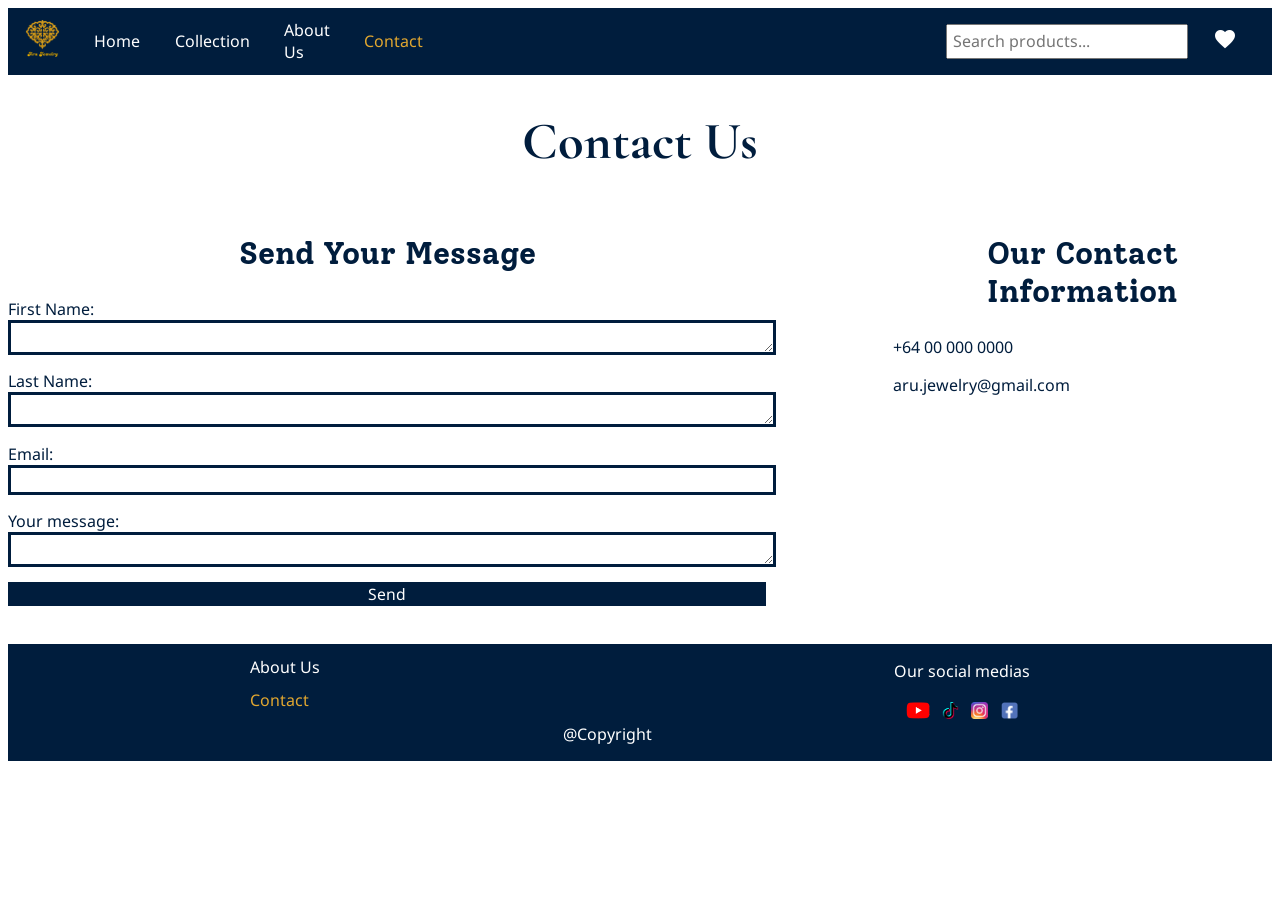
<file: contact.html>
<!DOCTYPE html>
<html>
    <head>
        <!--Makes website responsive-->
        <meta name="viewport" content="width=device-width, initial-scale=1">
        <!--Link to CSS stylesheet-->
        <link rel="stylesheet" href="style.css">
        <!--Link to Google material icons-->
        <link rel="stylesheet" href="https://fonts.googleapis.com/icon?family=Material+Icons">
        <!--Links to Google fonts-->
        <link href='https://fonts.googleapis.com/css?family=Cormorant Garamond' rel='stylesheet'>
        <link href='https://fonts.googleapis.com/css?family=Solway' rel='stylesheet'>
        <link href='https://fonts.googleapis.com/css?family=Noto Sans' rel='stylesheet'>
        <!--Sets favicon / tab icon-->
        <link rel="icon" type="image/x-icon" href="images/logo.png">
        <!--Title shown on the tab-->
        <title>Contact</title>
    </head>
    <body>
        <!--Navigation bar-->
        <nav>
            <!--Checkbox used to open and close mobile hamburger menu-->
            <input type="checkbox" id="check">
            <!--Mobile hamburger menu-->
            <label for="check" class="checkbtn">
                <!--Menu icon-->
                <i class="material-icons">menu</i>
            </label>
            <!--Navigation links-->
            <ul>
                <!--Logo and link to home page-->
                <li><a href="index.html"><img src="images/logo.png" alt="logo"></a></li>
                <!--Link to home page-->
                <li><a href="index.html">Home</a></li>
                <!--Collection dropdown menu-->
                <li class="dropdown">
                    <!--Link to collection page-->
                    <a href="collection.html">Collection</a>
                    <!--Dropdown content-->
                    <div class="dropdown-content">
                        <!--Navigation links in dropdown-->
                        <!--Link to rings page-->
                        <a href="rings.html">Rings</a>
                        <!--Link to earrings page-->
                        <a href="earrings.html">Earrings</a>
                        <!--Link to bracelets page-->
                        <a href="bracelets.html">Bracelets</a>
                        <!--Link to necklaces page-->
                        <a href="necklaces.html">Necklaces</a>
                    </div>
                </li>
                <!--About us dropdown menu-->
                <li class="dropdown">
                    <!--Link to about us page-->
                    <a href="aboutus.html">About Us</a>
                    <!--Dropdown content-->
                    <div class="dropdown-content">
                        <!--Navigation links in dropdown-->
                        <!--Link to auckland page-->
                        <a href="auckland.html">Our Store in Auckland</a>
                        <!--Link to tauranga page-->
                        <a href="tauranga.html">Our Store in Tauranga</a>
                        <!--Link to hamilton page-->
                        <a href="hamilton.html">Our Store in Hamilton</a>
                    </div>
                </li>
                <!--Link to contact page-->
                <li><a class="active" href="contact.html">Contact</a></li>
                <!--Right side of the navigation bar-->
                <div class="right-side">
                    <!--Search bar-->
                    <li><input type="text" name="" id="find" placeholder="Search products..." onkeyup="search()"></li>
                    <!--Link to favorite page-->
                    <!--Favorite icon-->
                    <li><a href="favourites.html"><i class="material-icons">favorite</i></a></li>
                    <!--Link to cart page-->
                    <!--Shopping cart icon-->
                    <li><a href="cart.html"><i class="material-icons">shopping_cart</i></a></li>
                </div>
            </ul>
        </nav>
        <!--Contact page main content-->
        <!--Main heading-->
        <h1>Contact Us</h1>
        <div class="contact-content">
            <!--Form section-->
            <div class="contact-form">
                <!--Sub-heading-->
                <h2>Send Your Message</h2>
                <!--Form-->
                <!--Link to Formspree-->
                <form action="https://formspree.io/f/xdeonqoo" method="POST">
                    <!--First name label and text area-->
                    <label>
                        First Name:
                        <textarea name="firstname"></textarea>
                    </label>
                    <!--Last name label and text area-->
                    <label>
                        Last Name:
                        <textarea name="lastname"></textarea>
                    </label>
                    <!--Email label and email text area / input-->
                    <label>
                        Email:
                        <input type="email" name="email">
                    </label>
                    <!--Message label and text area-->
                    <label>
                        Your message:
                        <textarea name="message"></textarea>
                    </label>
                    <!--Sumbit button-->
                    <button type="submit">Send</button>
                </form>
            </div>
            <!--Contact info section-->
            <div class="contact-info">
                <!--Sub-heading-->
                <h2>Our Contact Information</h2>
                <!--Phone number-->
                <p>+64 00 000 0000</p>
                <!--Email-->
                <p>aru.jewelry@gmail.com</p>
            </div>
        </div>
        <!--Footer-->
        <footer>
            <!--Footer content-->
            <div class="footer-content">
                <!--Footer navigation links-->
                <div class="links">
                    <!--Link to about us page-->
                    <a href="aboutus.html">About Us</a>
                    <!--Link to contact page-->
                    <a class="active" href="contact.html">Contact</a>
                </div>
                <!--Copyright-->
                <div class="copyright">
                    <p>@Copyright</p>
                </div>
                <!--Links to social media-->
                <div class="social-medias">
                    <p>Our social medias</p>
                    <!--Link to YouTube-->
                    <a href="https://www.youtube.com/"><img src="images/youtube.png" alt="youtube"></a>
                    <!--Link to TikTok-->
                    <a href="https://www.tiktok.com/"><img src="images/tiktok.png" alt="tiktok"></a>
                    <!--Link to Instagram-->
                    <a href="https://www.instagram.com/"><img src="images/instagram.png" alt="instagram"></a>
                    <!--Link to Facebook-->
                    <a href="https://www.facebook.com/"><img src="images/facebook.png" alt="facebook"></a>
                </div>
            </div>
        </footer>
    </body>
</html>
</file>
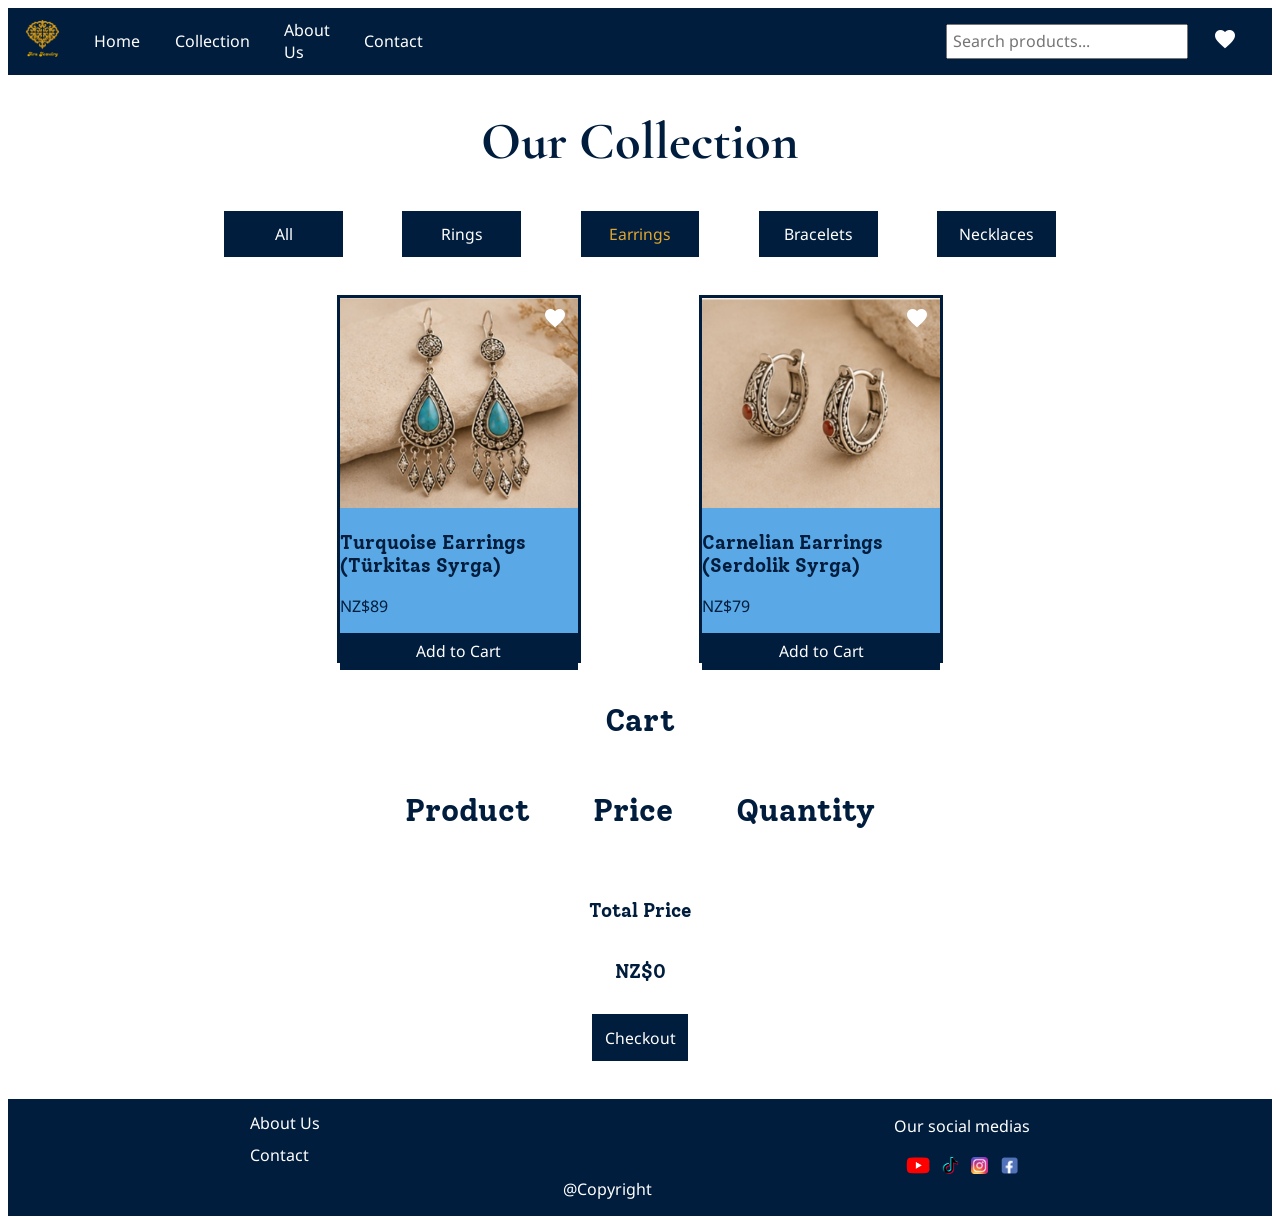
<file: earrings.html>
<!DOCTYPE html>
<html>
    <head>
        <!--Makes website responsive-->
        <meta name="viewport" content="width=device-width, initial-scale=1">
        <!--Link to CSS stylesheet-->
        <link rel="stylesheet" href="style.css">
        <!--Link to Google material icons-->
        <link rel="stylesheet" href="https://fonts.googleapis.com/icon?family=Material+Icons">
        <!--Links to Google fonts-->
        <link href='https://fonts.googleapis.com/css?family=Cormorant Garamond' rel='stylesheet'>
        <link href='https://fonts.googleapis.com/css?family=Solway' rel='stylesheet'>
        <link href='https://fonts.googleapis.com/css?family=Noto Sans' rel='stylesheet'>
        <!--Sets favicon / tab icon-->
        <link rel="icon" type="image/x-icon" href="images/logo.png">
        <script src="script.js"></script>
        <script src="search.js"></script>
        <!--Title shown on the tab-->
        <title>Earrings</title>
    </head>
    <body>
        <!--Navigation bar-->
        <nav>
            <!--Checkbox used to open and close mobile hamburger menu-->
            <input type="checkbox" id="check">
            <!--Mobile hamburger menu-->
            <label for="check" class="checkbtn">
                <!--Menu icon-->
                <i class="material-icons">menu</i>
            </label>
            <!--Navigation links-->
            <ul>
                <!--Logo and link to home page-->
                <li><a href="index.html"><img src="images/logo.png" alt="logo"></a></li>
                <!--Link to home page-->
                <li><a href="index.html">Home</a></li>
                <!--Collection dropdown menu-->
                <li class="dropdown">
                    <!--Link to collection page-->
                    <a href="collection.html">Collection</a>
                    <!--Dropdown content-->
                    <div class="dropdown-content">
                        <!--Navigation links in dropdown-->
                        <!--Link to rings page-->
                        <a href="rings.html">Rings</a>
                        <!--Link to earrings page-->
                        <a class="active" href="earrings.html">Earrings</a>
                        <!--Link to bracelets page-->
                        <a href="bracelets.html">Bracelets</a>
                        <!--Link to necklaces page-->
                        <a href="necklaces.html">Necklaces</a>
                    </div>
                </li>
                <!--About us dropdown menu-->
                <li class="dropdown">
                    <!--Link to about us page-->
                    <a href="aboutus.html">About Us</a>
                    <!--Dropdown content-->
                    <div class="dropdown-content">
                        <!--Navigation links in dropdown-->
                        <!--Link to auckland page-->
                        <a href="auckland.html">Our Store in Auckland</a>
                        <!--Link to tauranga page-->
                        <a href="tauranga.html">Our Store in Tauranga</a>
                        <!--Link to hamilton page-->
                        <a href="hamilton.html">Our Store in Hamilton</a>
                    </div>
                </li>
                <!--Link to contact page-->
                <li><a href="contact.html">Contact</a></li>
                <!--Right side of the navigation bar-->
                <div class="right-side">
                    <!--Search bar-->
                    <li><input type="text" name="" id="find" placeholder="Search products..." onkeyup="search()"></li>
                    <!--Link to favorite page-->
                    <!--Favorite icon-->
                    <li><a href="favourites.html"><i class="material-icons">favorite</i></a></li>
                    <!--Link to cart page-->
                    <!--Shopping cart icon-->
                    <li><a href="cart.html"><i class="material-icons">shopping_cart</i></a></li>
                </div>
            </ul>
        </nav>
        <!--Earrings main content-->
        <div class="collection-content">
            <!--Main heading-->
            <h1>Our Collection</h1>
            <!--Container holding all buttons-->
            <div class="button-container">
                <!--Button that links to collection page-->
                <button><a href="collection.html">All</a></button>
                <!--Button that links to rings page-->
                <button><a href="rings.html">Rings</a></button>
                <!--Button that links to earrings page-->
                <button><a class="active" href="earrings.html">Earrings</a></button>
                <!--Button that links to bracelets page-->
                <button><a href="bracelets.html">Bracelets</a></button>
                <!--Button that links to necklaces page-->
                <button><a href="necklaces.html">Necklaces</a></button>
            </div>
            <!--Container holding 2 products-->
            <div class="product-container">
                <!--First product-->
                <div class="product">
                    <!--Product image-->
                    <img class="product-img" src="images/earrings2.png" alt="turquoise earrings image">
                    <!--Product name-->
                    <h3 class="product-title">Turquoise Earrings (Türkitas Syrga)</h3>
                    <!--Product price-->
                    <p class="product-price">NZ$89</p>
                    <!--Favorite button-->
                    <button class="favorite-button"><i class="material-icons">favorite</i></button>
                    <!--Add to cart button-->
                    <button class="cart-button">Add to Cart</button>
                </div>
                <!--Second product-->
                <div class="product">
                    <!--Product image-->
                    <img class="product-img" src="images/earrings3.png" alt="carnelian earrings image">
                    <!--Product name-->
                    <h3 class="product-title">Carnelian Earrings (Serdolik Syrga)</h3>
                    <!--Product price-->
                    <p class="product-price">NZ$79</p>
                    <!--Favorite button-->
                    <button class="favorite-button"><i class="material-icons">favorite</i></button>
                    <!--Add to cart button-->
                    <button class="cart-button">Add to Cart</button>
                </div>
            </div>
            <!--Cart section-->
            <div class="cart">
                <!--Sub-heading-->
                <h2>Cart</h2>
                <!--Cart row-->
                <div class="cart-row">
                    <h2>Product</h2>
                    <h2>Price</h2>
                    <h2>Quantity</h2>
                </div>
                <!--Cart row-->
                <div class="cart-row">
                    <!--Container that holds products that were put into cart-->
                    <div class="cart-container">
                    </div>
                </div>
                <!--Total section of cart-->
                <div class="cart-total">
                    <h3>Total Price</h3>
                    <!--Total price-->
                    <h3 class="cart-price-total">NZ$0</h3>
                </div>
                <!--Checkout button-->
                <button class="checkout-btn">Checkout</button>
            </div>
        </div>
        <!--Footer-->
        <footer>
            <!--Footer content-->
            <div class="footer-content">
                <!--Footer navigation links-->
                <div class="links">
                    <!--Link to about us page-->
                    <a href="aboutus.html">About Us</a>
                    <!--Link to contact page-->
                    <a href="contact.html">Contact</a>
                </div>
                <!--Copyright-->
                <div class="copyright">
                    <p>@Copyright</p>
                </div>
                <!--Links to social media-->
                <div class="social-medias">
                    <p>Our social medias</p>
                    <!--Link to YouTube-->
                    <a href="https://www.youtube.com/"><img src="images/youtube.png" alt="youtube"></a>
                    <!--Link to TikTok-->
                    <a href="https://www.tiktok.com/"><img src="images/tiktok.png" alt="tiktok"></a>
                    <!--Link to Instagram-->
                    <a href="https://www.instagram.com/"><img src="images/instagram.png" alt="instagram"></a>
                    <!--Link to Facebook-->
                    <a href="https://www.facebook.com/"><img src="images/facebook.png" alt="facebook"></a>
                </div>
            </div>
        </footer>
    </body>
</html>
</file>
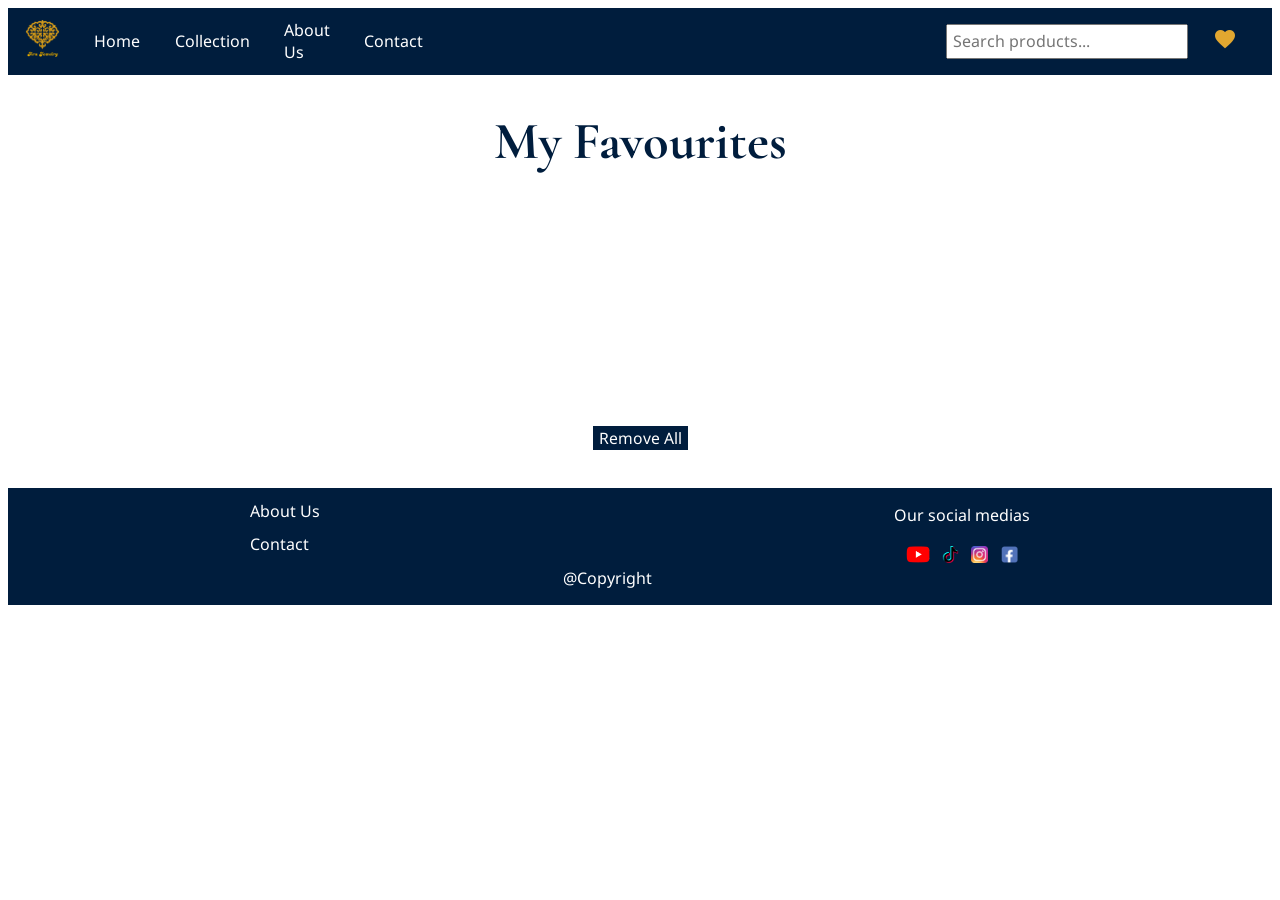
<file: favourites.html>
<!DOCTYPE html>
<html>
    <head>
        <!--Makes website responsive-->
        <meta name="viewport" content="width=device-width, initial-scale=1">
        <!--Link to CSS stylesheet-->
        <link rel="stylesheet" href="style.css">
        <!--Link to Google material icons-->
        <link rel="stylesheet" href="https://fonts.googleapis.com/icon?family=Material+Icons">
        <!--Links to Google fonts-->
        <link href='https://fonts.googleapis.com/css?family=Cormorant Garamond' rel='stylesheet'>
        <link href='https://fonts.googleapis.com/css?family=Solway' rel='stylesheet'>
        <link href='https://fonts.googleapis.com/css?family=Noto Sans' rel='stylesheet'>
        <!--Sets favicon / tab icon-->
        <link rel="icon" type="image/x-icon" href="images/logo.png">
        <!--Title shown on the tab-->
        <title>Favourites</title>
    </head>
    <body>
        <!--Navigation bar-->
        <nav>
            <!--Checkbox used to open and close mobile hamburger menu-->
            <input type="checkbox" id="check">
            <!--Mobile hamburger menu-->
            <label for="check" class="checkbtn">
                <!--Menu icon-->
                <i class="material-icons">menu</i>
            </label>
            <!--Navigation links-->
            <ul>
                <!--Logo and link to home page-->
                <li><a href="index.html"><img src="images/logo.png" alt="logo"></a></li>
                <!--Link to home page-->
                <li><a href="index.html">Home</a></li>
                <!--Collection dropdown menu-->
                <li class="dropdown">
                    <!--Link to collection page-->
                    <a href="collection.html">Collection</a>
                    <!--Dropdown content-->
                    <div class="dropdown-content">
                        <!--Navigation links in dropdown-->
                        <!--Link to rings page-->
                        <a href="rings.html">Rings</a>
                        <!--Link to earrings page-->
                        <a href="earrings.html">Earrings</a>
                        <!--Link to bracelets page-->
                        <a href="bracelets.html">Bracelets</a>
                        <!--Link to necklaces page-->
                        <a href="necklaces.html">Necklaces</a>
                    </div>
                </li>
                <!--About us dropdown menu-->
                <li class="dropdown">
                    <!--Link to about us page-->
                    <a href="aboutus.html">About Us</a>
                    <!--Dropdown content-->
                    <div class="dropdown-content">
                        <!--Navigation links in dropdown-->
                        <!--Link to auckland page-->
                        <a href="auckland.html">Our Store in Auckland</a>
                        <!--Link to tauranga page-->
                        <a href="tauranga.html">Our Store in Tauranga</a>
                        <!--Link to hamilton page-->
                        <a href="hamilton.html">Our Store in Hamilton</a>
                    </div>
                </li>
                <!--Link to contact page-->
                <li><a href="contact.html">Contact</a></li>
                <!--Right side of the navigation bar-->
                <div class="right-side">
                    <!--Search bar-->
                    <li><input type="text" name="" id="find" placeholder="Search products..." onkeyup="search()"></li>
                    <!--Link to favorite page-->
                    <!--Favorite icon-->
                    <li><a class="active" href="favourites.html"><i class="material-icons">favorite</i></a></li>
                    <!--Link to cart page-->
                    <!--Shopping cart icon-->
                    <li><a href="cart.html"><i class="material-icons">shopping_cart</i></a></li>
                </div>
            </ul>
        </nav>
        <!--Favorite main content-->
        <!--Main heading-->
        <h1>My Favourites</h1>
        <!--Remove button-->
        <div class="removeall">
            <button>Remove All</button>
        </div>
        <!--Footer-->
        <footer>
            <!--Footer content-->
            <div class="footer-content">
                <!--Footer navigation links-->
                <div class="links">
                    <!--Link to about us page-->
                    <a href="aboutus.html">About Us</a>
                    <!--Link to contact page-->
                    <a href="contact.html">Contact</a>
                </div>
                <!--Copyright-->
                <div class="copyright">
                    <p>@Copyright</p>
                </div>
                <!--Links to social media-->
                <div class="social-medias">
                    <p>Our social medias</p>
                    <!--Link to YouTube-->
                    <a href="https://www.youtube.com/"><img src="images/youtube.png" alt="youtube"></a>
                    <!--Link to TikTok-->
                    <a href="https://www.tiktok.com/"><img src="images/tiktok.png" alt="tiktok"></a>
                    <!--Link to Instagram-->
                    <a href="https://www.instagram.com/"><img src="images/instagram.png" alt="instagram"></a>
                    <!--Link to Facebook-->
                    <a href="https://www.facebook.com/"><img src="images/facebook.png" alt="facebook"></a>
                </div>
            </div>
        </footer>
    </body>
</html>
</file>
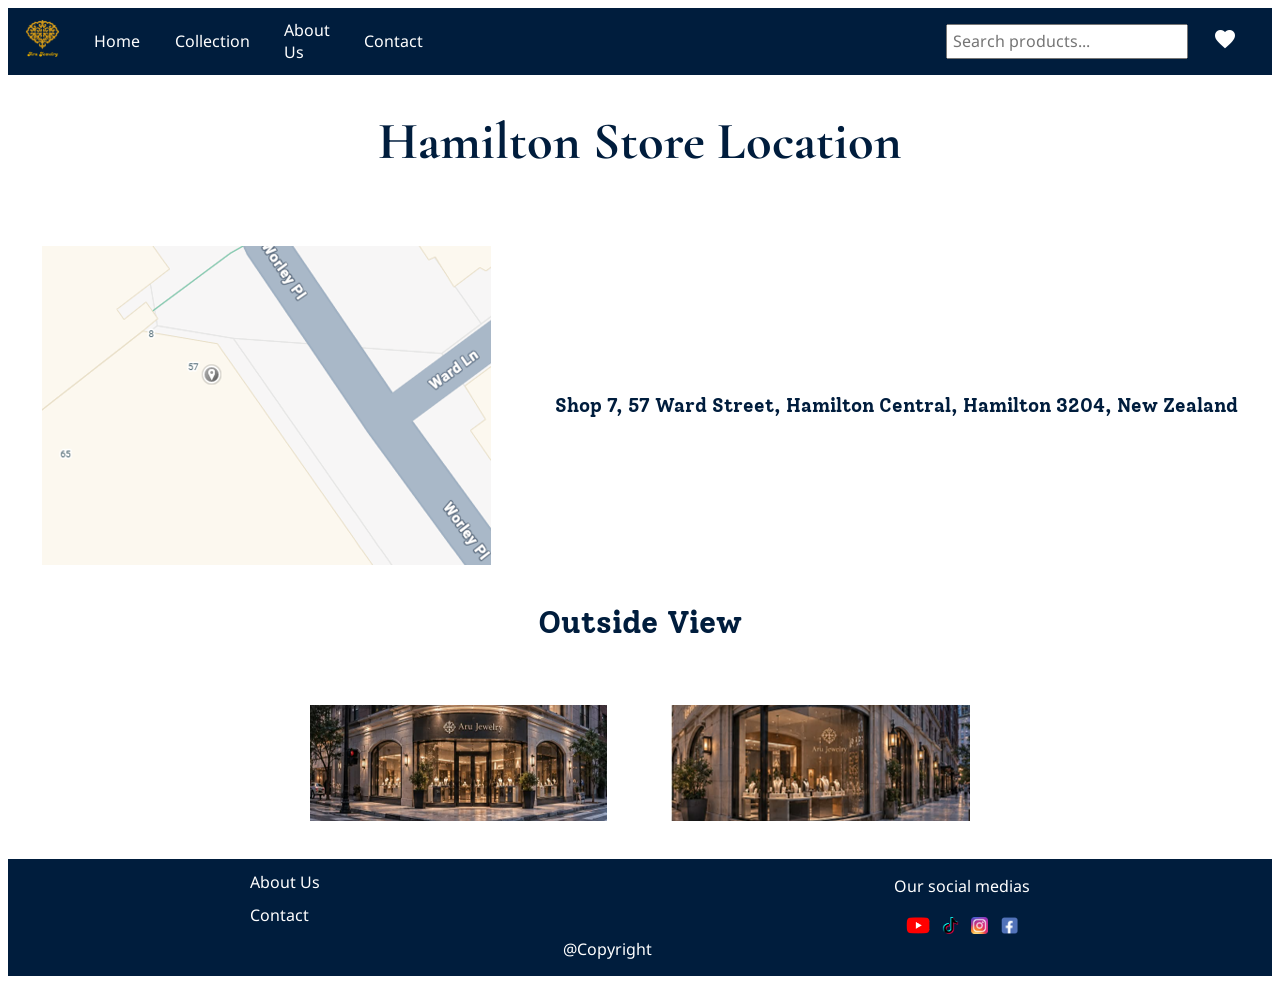
<file: hamilton.html>
<!DOCTYPE html>
<html>
    <head>
        <!--Makes website responsive-->
        <meta name="viewport" content="width=device-width, initial-scale=1">
        <!--Link to CSS stylesheet-->
        <link rel="stylesheet" href="style.css">
        <!--Link to Google material icons-->
        <link rel="stylesheet" href="https://fonts.googleapis.com/icon?family=Material+Icons">
        <!--Links to Google fonts-->
        <link href='https://fonts.googleapis.com/css?family=Cormorant Garamond' rel='stylesheet'>
        <link href='https://fonts.googleapis.com/css?family=Solway' rel='stylesheet'>
        <link href='https://fonts.googleapis.com/css?family=Noto Sans' rel='stylesheet'>
        <!--Sets favicon / tab icon-->
        <link rel="icon" type="image/x-icon" href="images/logo.png">
        <!--Title shown on the tab-->
        <title>Hamilton Location</title>
    </head>
    <body>
        <!--Navigation bar-->
        <nav>
            <!--Checkbox used to open and close mobile hamburger menu-->
            <input type="checkbox" id="check">
            <!--Mobile hamburger menu-->
            <label for="check" class="checkbtn">
                <!--Menu icon-->
                <i class="material-icons">menu</i>
            </label>
            <!--Navigation links-->
            <ul>
                <!--Logo and link to home page-->
                <li><a href="index.html"><img src="images/logo.png" alt="logo"></a></li>
                <!--Link to home page-->
                <li><a href="index.html">Home</a></li>
                <!--Collection dropdown menu-->
                <li class="dropdown">
                    <!--Link to collection page-->
                    <a href="collection.html">Collection</a>
                    <!--Dropdown content-->
                    <div class="dropdown-content">
                        <!--Navigation links in dropdown-->
                        <!--Link to rings page-->
                        <a href="rings.html">Rings</a>
                        <!--Link to earrings page-->
                        <a href="earrings.html">Earrings</a>
                        <!--Link to bracelets page-->
                        <a href="bracelets.html">Bracelets</a>
                        <!--Link to necklaces page-->
                        <a href="necklaces.html">Necklaces</a>
                    </div>
                </li>
                <!--About us dropdown menu-->
                <li class="dropdown">
                    <!--Link to about us page-->
                    <a href="aboutus.html">About Us</a>
                    <!--Dropdown content-->
                    <div class="dropdown-content">
                        <!--Navigation links in dropdown-->
                        <!--Link to auckland page-->
                        <a href="auckland.html">Our Store in Auckland</a>
                        <!--Link to tauranga page-->
                        <a href="tauranga.html">Our Store in Tauranga</a>
                        <!--Link to hamilton page-->
                        <a class="active" href="hamilton.html">Our Store in Hamilton</a>
                    </div>
                </li>
                <!--Link to contact page-->
                <li><a href="contact.html">Contact</a></li>
                <!--Right side of the navigation bar-->
                <div class="right-side">
                    <!--Search bar-->
                    <li><input type="text" name="" id="find" placeholder="Search products..." onkeyup="search()"></li>
                    <!--Link to favorite page-->
                    <!--Favorite icon-->
                    <li><a href="favourites.html"><i class="material-icons">favorite</i></a></li>
                    <!--Link to cart page-->
                    <!--Shopping cart icon-->
                    <li><a href="cart.html"><i class="material-icons">shopping_cart</i></a></li>
                </div>
            </ul>
        </nav>
        <!--Hamilton main content-->
        <div class="location-content">
            <!--Main heading-->
            <h1>Hamilton Store Location</h1>
            <!--Section containing map image and address-->
            <div class="location-section2">
                <img src="images/hamilton_map.png">
                <h3>Shop 7, 57 Ward Street, Hamilton Central, Hamilton 3204, New Zealand</h3>
            </div>
            <!--Sub-heading-->
            <h2>Outside View</h2>
            <!--Section containing store images-->
            <div class="location-section3">
                <img src="images/hamilton_store1.png" alt="store in Hamilton image 1">
                <img src="images/hamilton_store2.png" alt="store in Hamilton image 2">
            </div>
        </div>
        <!--Footer-->
        <footer>
            <!--Footer content-->
            <div class="footer-content">
                <!--Footer navigation links-->
                <div class="links">
                    <!--Link to about us page-->
                    <a href="aboutus.html">About Us</a>
                    <!--Link to contact page-->
                    <a href="contact.html">Contact</a>
                </div>
                <!--Copyright-->
                <div class="copyright">
                    <p>@Copyright</p>
                </div>
                <!--Links to social media-->
                <div class="social-medias">
                    <p>Our social medias</p>
                    <!--Link to YouTube-->
                    <a href="https://www.youtube.com/"><img src="images/youtube.png" alt="youtube"></a>
                    <!--Link to TikTok-->
                    <a href="https://www.tiktok.com/"><img src="images/tiktok.png" alt="tiktok"></a>
                    <!--Link to Instagram-->
                    <a href="https://www.instagram.com/"><img src="images/instagram.png" alt="instagram"></a>
                    <!--Link to Facebook-->
                    <a href="https://www.facebook.com/"><img src="images/facebook.png" alt="facebook"></a>
                </div>
            </div>
        </footer>
    </body>
</html>
</file>
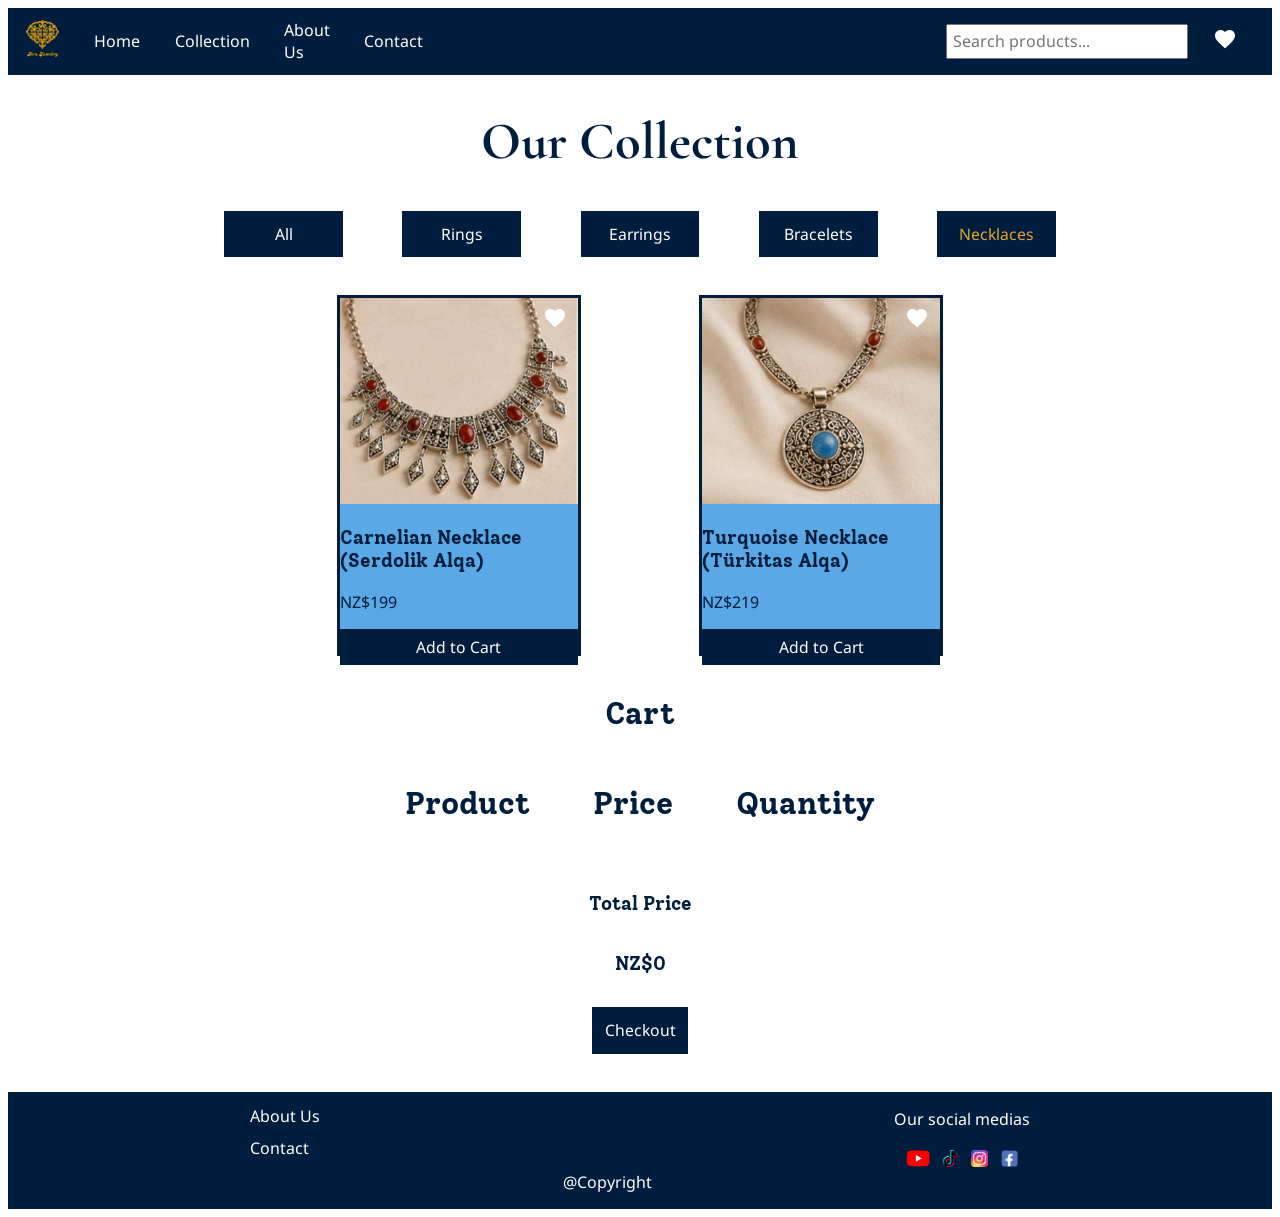
<file: necklaces.html>
<!DOCTYPE html>
<html>
    <head>
        <!--Makes website responsive-->
        <meta name="viewport" content="width=device-width, initial-scale=1">
        <!--Link to CSS stylesheet-->
        <link rel="stylesheet" href="style.css">
        <!--Link to Google material icons-->
        <link rel="stylesheet" href="https://fonts.googleapis.com/icon?family=Material+Icons">
        <!--Links to Google fonts-->
        <link href='https://fonts.googleapis.com/css?family=Cormorant Garamond' rel='stylesheet'>
        <link href='https://fonts.googleapis.com/css?family=Solway' rel='stylesheet'>
        <link href='https://fonts.googleapis.com/css?family=Noto Sans' rel='stylesheet'>
        <!--Sets favicon / tab icon-->
        <link rel="icon" type="image/x-icon" href="images/logo.png">
        <script src="script.js"></script>
        <script src="search.js"></script>
        <!--Title shown on the tab-->
        <title>Necklaces</title>
    </head>
    <body>
        <!--Navigation bar-->
        <nav>
            <!--Checkbox used to open and close mobile hamburger menu-->
            <input type="checkbox" id="check">
            <!--Mobile hamburger menu-->
            <label for="check" class="checkbtn">
                <!--Menu icon-->
                <i class="material-icons">menu</i>
            </label>
            <!--Navigation links-->
            <ul>
                <!--Logo and link to home page-->
                <li><a href="index.html"><img src="images/logo.png" alt="logo"></a></li>
                <!--Link to home page-->
                <li><a href="index.html">Home</a></li>
                <!--Collection dropdown menu-->
                <li class="dropdown">
                    <!--Link to collection page-->
                    <a href="collection.html">Collection</a>
                    <!--Dropdown content-->
                    <div class="dropdown-content">
                        <!--Navigation links in dropdown-->
                        <!--Link to rings page-->
                        <a href="rings.html">Rings</a>
                        <!--Link to earrings page-->
                        <a href="earrings.html">Earrings</a>
                        <!--Link to bracelets page-->
                        <a href="bracelets.html">Bracelets</a>
                        <!--Link to necklaces page-->
                        <a class="active" href="necklaces.html">Necklaces</a>
                    </div>
                </li>
                <!--About us dropdown menu-->
                <li class="dropdown">
                    <!--Link to about us page-->
                    <a href="aboutus.html">About Us</a>
                    <!--Dropdown content-->
                    <div class="dropdown-content">
                        <!--Navigation links in dropdown-->
                        <!--Link to auckland page-->
                        <a href="auckland.html">Our Store in Auckland</a>
                        <!--Link to tauranga page-->
                        <a href="tauranga.html">Our Store in Tauranga</a>
                        <!--Link to hamilton page-->
                        <a href="hamilton.html">Our Store in Hamilton</a>
                    </div>
                </li>
                <!--Link to contact page-->
                <li><a href="contact.html">Contact</a></li>
                <!--Right side of the navigation bar-->
                <div class="right-side">
                    <!--Search bar-->
                    <li><input type="text" name="" id="find" placeholder="Search products..." onkeyup="search()"></li>
                    <!--Link to favorite page-->
                    <!--Favorite icon-->
                    <li><a href="favourites.html"><i class="material-icons">favorite</i></a></li>
                    <!--Link to cart page-->
                    <!--Shopping cart icon-->
                    <li><a href="cart.html"><i class="material-icons">shopping_cart</i></a></li>
                </div>
            </ul>
        </nav>
        <!--Necklaces main content-->
        <div class="collection-content">
            <!--Main heading-->
            <h1>Our Collection</h1>
            <!--Container holding all buttons-->
            <div class="button-container">
                <!--Button that links to collection page-->
                <button><a href="collection.html">All</a></button>
                <!--Button that links to rings page-->
                <button><a href="rings.html">Rings</a></button>
                <!--Button that links to earrings page-->
                <button><a href="earrings.html">Earrings</a></button>
                <!--Button that links to bracelets page-->
                <button><a href="bracelets.html">Bracelets</a></button>
                <!--Button that links to necklaces page-->
                <button><a class="active" href="necklaces.html">Necklaces</a></button>
            </div>
            <!--Container holding 2 products-->    
            <div class="product-container">
                <!--First product-->
                <div class="product">
                    <!--Product image-->
                    <img class="product-img" src="images/necklace1.png" alt="carnelian necklace image">
                    <!--Product name-->
                    <h3 class="product-title">Carnelian Necklace (Serdolik Alqa)</h3>
                    <!--Product price-->
                    <p class="product-price">NZ$199</p>
                    <!--Favorite button-->
                    <button class="favorite-button"><i class="material-icons">favorite</i></button>
                    <!--Add to cart button-->
                    <button class="cart-button">Add to Cart</button>
                </div>
                <!--Second product-->
                <div class="product">
                    <!--Product image-->
                    <img class="product-img" src="images/necklace2.png" alt="turquoise necklace image">
                    <!--Product name-->
                    <h3 class="product-title">Turquoise Necklace (Türkitas Alqa)</h3>
                    <!--Product price-->
                    <p class="product-price">NZ$219</p>
                    <!--Favorite button-->
                    <button class="favorite-button"><i class="material-icons">favorite</i></button>
                    <!--Add to cart button-->
                    <button class="cart-button">Add to Cart</button>
                </div>
            </div>
            <!--Cart section-->
            <div class="cart">
                <!--Sub-heading-->
                <h2>Cart</h2>
                <!--Cart row-->
                <div class="cart-row">
                    <h2>Product</h2>
                    <h2>Price</h2>
                    <h2>Quantity</h2>
                </div>
                <!--Cart row-->
                <div class="cart-row">
                    <!--Container that holds products that were put into cart-->
                    <div class="cart-container">
                    </div>
                </div>
                <!--Total section of cart-->
                <div class="cart-total">
                    <h3>Total Price</h3>
                    <!--Total price-->
                    <h3 class="cart-price-total">NZ$0</h3>
                </div>
                <!--Checkout button-->
                <button class="checkout-btn">Checkout</button>
            </div>

        </div>
        <!--Footer-->
        <footer>
            <!--Footer content-->
            <div class="footer-content">
                <!--Footer navigation links-->
                <div class="links">
                    <!--Link to about us page-->
                    <a href="aboutus.html">About Us</a>
                    <!--Link to contact page-->
                    <a href="contact.html">Contact</a>
                </div>
                <!--Copyright-->
                <div class="copyright">
                    <p>@Copyright</p>
                </div>
                <!--Links to social media-->
                <div class="social-medias">
                    <p>Our social medias</p>
                    <!--Link to YouTube-->
                    <a href="https://www.youtube.com/"><img src="images/youtube.png" alt="youtube"></a>
                    <!--Link to TikTok-->
                    <a href="https://www.tiktok.com/"><img src="images/tiktok.png" alt="tiktok"></a>
                    <!--Link to Instagram-->
                    <a href="https://www.instagram.com/"><img src="images/instagram.png" alt="instagram"></a>
                    <!--Link to Facebook-->
                    <a href="https://www.facebook.com/"><img src="images/facebook.png" alt="facebook"></a>
                </div>
            </div>
        </footer>
    </body>
</html>
</file>
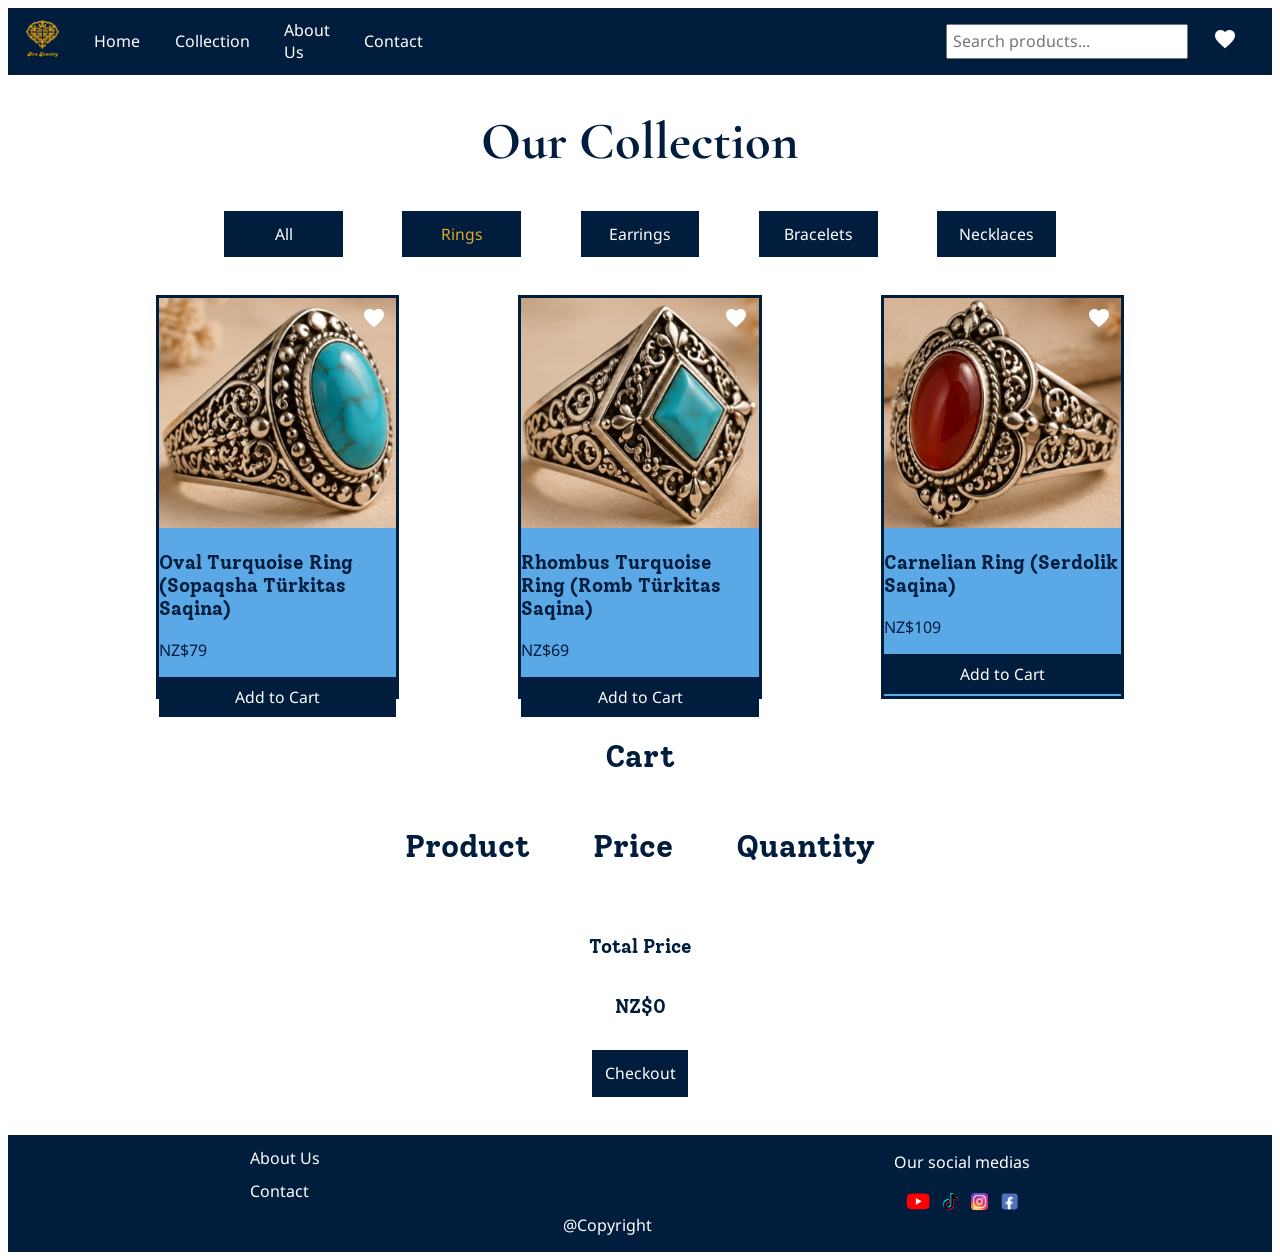
<file: rings.html>
<!DOCTYPE html>
<html>
    <head>
        <!--Makes website responsive-->
        <meta name="viewport" content="width=device-width, initial-scale=1">
        <!--Link to CSS stylesheet-->
        <link rel="stylesheet" href="style.css">
        <!--Link to Google material icons-->
        <link rel="stylesheet" href="https://fonts.googleapis.com/icon?family=Material+Icons">
        <!--Links to Google fonts-->
        <link href='https://fonts.googleapis.com/css?family=Cormorant Garamond' rel='stylesheet'>
        <link href='https://fonts.googleapis.com/css?family=Solway' rel='stylesheet'>
        <link href='https://fonts.googleapis.com/css?family=Noto Sans' rel='stylesheet'>
        <!--Sets favicon / tab icon-->
        <link rel="icon" type="image/x-icon" href="images/logo.png">
        <script src="script.js"></script>
        <script src="search.js"></script>
        <!--Title shown on the tab-->
        <title>Rings</title>
    </head>
    <body>
        <!--Navigation bar-->
        <nav>
            <!--Checkbox used to open and close mobile hamburger menu-->
            <input type="checkbox" id="check">
            <!--Mobile hamburger menu-->
            <label for="check" class="checkbtn">
                <!--Menu icon-->
                <i class="material-icons">menu</i>
            </label>
            <!--Navigation links-->
            <ul>
                <!--Logo and link to home page-->
                <li><a href="index.html"><img src="images/logo.png" alt="logo"></a></li>
                <!--Link to home page-->
                <li><a href="index.html">Home</a></li>
                <!--Collection dropdown menu-->
                <li class="dropdown">
                    <!--Link to collection page-->
                    <a href="collection.html">Collection</a>
                    <!--Dropdown content-->
                    <div class="dropdown-content">
                        <!--Navigation links in dropdown-->
                        <!--Link to rings page-->
                        <a class="active" href="rings.html">Rings</a>
                        <!--Link to earrings page-->
                        <a href="earrings.html">Earrings</a>
                        <!--Link to bracelets page-->
                        <a href="bracelets.html">Bracelets</a>
                        <!--Link to necklaces page-->
                        <a href="necklaces.html">Necklaces</a>
                    </div>
                </li>
                <!--About us dropdown menu-->
                <li class="dropdown">
                    <!--Link to about us page-->
                    <a href="aboutus.html">About Us</a>
                    <!--Dropdown content-->
                    <div class="dropdown-content">
                        <!--Navigation links in dropdown-->
                        <!--Link to auckland page-->
                        <a href="auckland.html">Our Store in Auckland</a>
                        <!--Link to tauranga page-->
                        <a href="tauranga.html">Our Store in Tauranga</a>
                        <!--Link to hamilton page-->
                        <a href="hamilton.html">Our Store in Hamilton</a>
                    </div>
                </li>
                <!--Link to contact page-->
                <li><a href="contact.html">Contact</a></li>
                <!--Right side of the navigation bar-->
                <div class="right-side">
                    <!--Search bar-->
                    <li><input type="text" name="" id="find" placeholder="Search products..." onkeyup="search()"></li>
                    <!--Link to favorite page-->
                    <!--Favorite icon-->
                    <li><a href="favourites.html"><i class="material-icons">favorite</i></a></li>
                    <!--Link to cart page-->
                    <!--Shopping cart icon-->
                    <li><a href="cart.html"><i class="material-icons">shopping_cart</i></a></li>
                </div>
            </ul>
        </nav>
        <!--Rings main content-->
        <div class="collection-content">
            <!--Main heading-->
            <h1>Our Collection</h1>
            <!--Container holding all buttons-->
            <div class="button-container">
                <!--Button that links to collection page-->
                <button><a href="collection.html">All</a></button>
                <!--Button that links to rings page-->
                <button><a class="active" href="rings.html">Rings</a></button>
                <!--Button that links to earrings page-->
                <button><a href="earrings.html">Earrings</a></button>
                <!--Button that links to bracelets page-->
                <button><a href="bracelets.html">Bracelets</a></button>
                <!--Button that links to necklaces page-->
                <button><a href="necklaces.html">Necklaces</a></button>
            </div>
            <!--Container holding 3 products-->
            <div class="product-container">
                <!--First product-->
                <div class="product">
                    <!--Product image-->
                    <img class="product-img" src="images/ring2.png" alt="oval turquoise ring image">
                    <!--Product name-->
                    <h3 class="product-title">Oval Turquoise Ring (Sopaqsha Türkitas Saqina)</h3>
                    <!--Product price-->
                    <p class="product-price">NZ$79</p>
                    <!--Favorite button-->
                    <button class="favorite-button"><i class="material-icons">favorite</i></button>
                    <!--Add to cart button-->
                    <button class="cart-button">Add to Cart</button>
                </div>
                <!--Second product-->
                <div class="product">
                    <!--Product image-->
                    <img class="product-img" src="images/ring3.png" alt="rhombus turquoise ring image">
                    <!--Product name-->
                    <h3 class="product-title">Rhombus Turquoise Ring (Romb Türkitas Saqina)</h3>
                    <!--Product price-->
                    <p class="product-price">NZ$69</p>
                    <!--Favorite button-->
                    <button class="favorite-button"><i class="material-icons">favorite</i></button>
                    <!--Add to cart button-->
                    <button class="cart-button">Add to Cart</button>
                </div>
                <!--Third product-->
                <div class="product">
                    <!--Product image-->
                    <img class="product-img" src="images/ring1.png" alt="carnelian ring image">
                    <!--Product name-->
                    <h3 class="product-title">Carnelian Ring (Serdolik Saqina)</h3>
                    <!--Product price-->
                    <p class="product-price">NZ$109</p>
                    <!--Favorite button-->
                    <button class="favorite-button"><i class="material-icons">favorite</i></button>
                    <!--Add to cart button-->
                    <button class="cart-button">Add to Cart</button>
                </div>
            </div>
            <!--Cart section-->
            <div class="cart">
                <!--Sub-heading-->
                <h2>Cart</h2>
                <!--Cart row-->
                <div class="cart-row">
                    <h2>Product</h2>
                    <h2>Price</h2>
                    <h2>Quantity</h2>
                </div>
                <!--Cart row-->
                <div class="cart-row">
                    <!--Container that holds products that were put into cart-->
                    <div class="cart-container">
                    </div>
                </div>
                <!--Total section of cart-->
                <div class="cart-total">
                    <h3>Total Price</h3>
                    <!--Total price-->
                    <h3 class="cart-price-total">NZ$0</h3>
                </div>
                <!--Checkout button-->
                <button class="checkout-btn">Checkout</button>
            </div>
        </div>
        <!--Footer-->
        <footer>
            <!--Footer content-->
            <div class="footer-content">
                <!--Footer navigation links-->
                <div class="links">
                    <!--Link to about us page-->
                    <a href="aboutus.html">About Us</a>
                    <!--Link to contact page-->
                    <a href="contact.html">Contact</a>
                </div>
                <!--Copyright-->
                <div class="copyright">
                    <p>@Copyright</p>
                </div>
                <!--Links to social media-->
                <div class="social-medias">
                    <p>Our social medias</p>
                    <!--Link to YouTube-->
                    <a href="https://www.youtube.com/"><img src="images/youtube.png" alt="youtube"></a>
                    <!--Link to TikTok-->
                    <a href="https://www.tiktok.com/"><img src="images/tiktok.png" alt="tiktok"></a>
                    <!--Link to Instagram-->
                    <a href="https://www.instagram.com/"><img src="images/instagram.png" alt="instagram"></a>
                    <!--Link to Facebook-->
                    <a href="https://www.facebook.com/"><img src="images/facebook.png" alt="facebook"></a>
                </div>
            </div>
        </footer>
    </body>
</html>
</file>
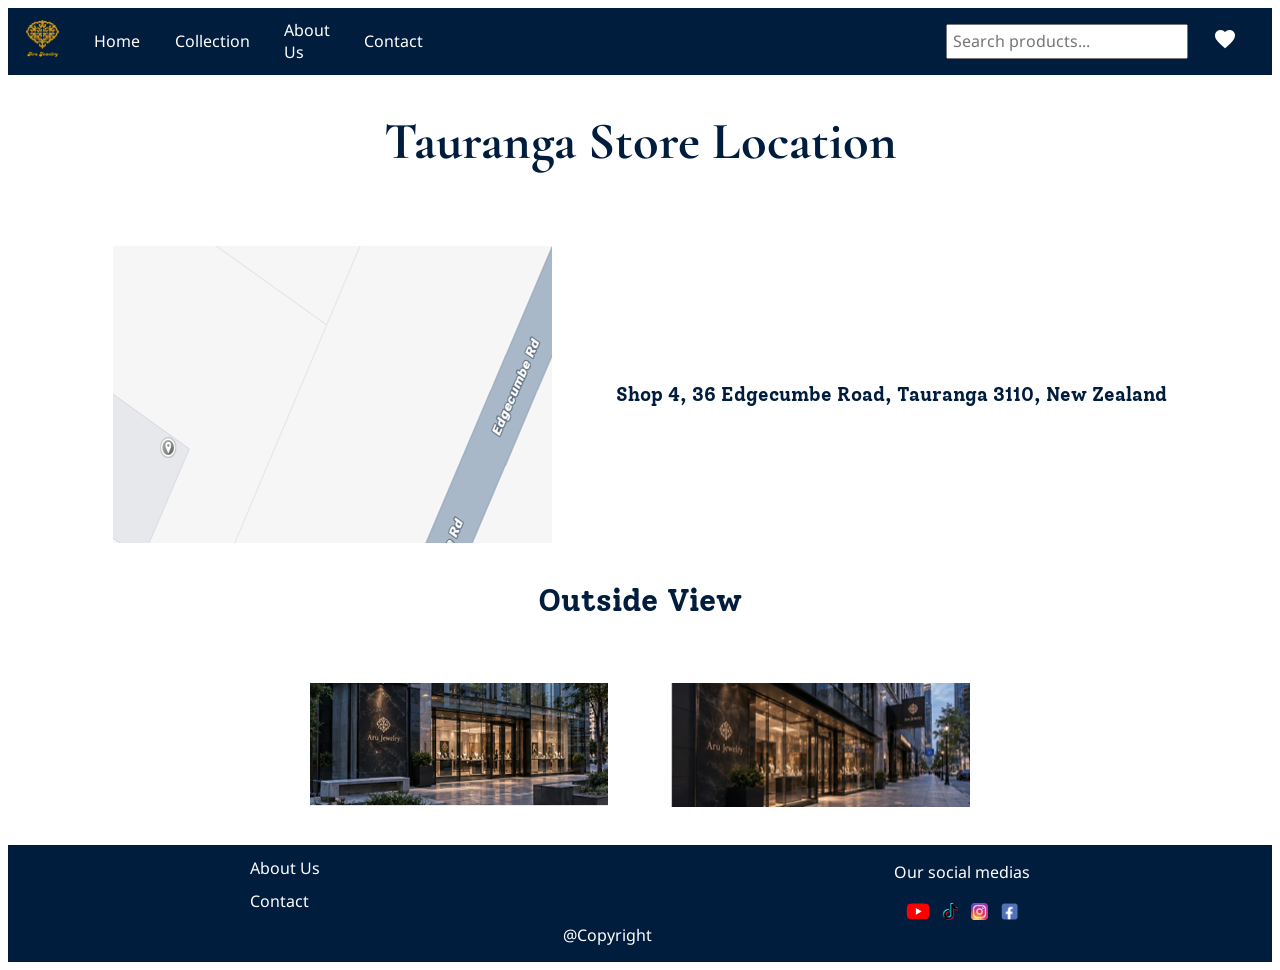
<file: tauranga.html>
<!DOCTYPE html>
<html>
    <head>
        <!--Makes website responsive-->
        <meta name="viewport" content="width=device-width, initial-scale=1">
        <!--Link to CSS stylesheet-->
        <link rel="stylesheet" href="style.css">
        <!--Link to Google material icons-->
        <link rel="stylesheet" href="https://fonts.googleapis.com/icon?family=Material+Icons">
        <!--Links to Google fonts-->
        <link href='https://fonts.googleapis.com/css?family=Cormorant Garamond' rel='stylesheet'>
        <link href='https://fonts.googleapis.com/css?family=Solway' rel='stylesheet'>
        <link href='https://fonts.googleapis.com/css?family=Noto Sans' rel='stylesheet'>
        <!--Sets favicon / tab icon-->
        <link rel="icon" type="image/x-icon" href="images/logo.png">
        <!--Title shown on the tab-->
        <title>Tauranga Location</title>
    </head>
    <body>
        <!--Navigation bar-->
        <nav>
            <!--Checkbox used to open and close mobile hamburger menu-->
            <input type="checkbox" id="check">
            <!--Mobile hamburger menu-->
            <label for="check" class="checkbtn">
                <!--Menu icon-->
                <i class="material-icons">menu</i>
            </label>
            <!--Navigation links-->
            <ul>
                <!--Logo and link to home page-->
                <li><a href="index.html"><img src="images/logo.png" alt="logo"></a></li>
                <!--Link to home page-->
                <li><a href="index.html">Home</a></li>
                <!--Collection dropdown menu-->
                <li class="dropdown">
                    <!--Link to collection page-->
                    <a href="collection.html">Collection</a>
                    <!--Dropdown content-->
                    <div class="dropdown-content">
                        <!--Navigation links in dropdown-->
                        <!--Link to rings page-->
                        <a href="rings.html">Rings</a>
                        <!--Link to earrings page-->
                        <a href="earrings.html">Earrings</a>
                        <!--Link to bracelets page-->
                        <a href="bracelets.html">Bracelets</a>
                        <!--Link to necklaces page-->
                        <a href="necklaces.html">Necklaces</a>
                    </div>
                </li>
                <!--About us dropdown menu-->
                <li class="dropdown">
                    <!--Link to about us page-->
                    <a href="aboutus.html">About Us</a>
                    <!--Dropdown content-->
                    <div class="dropdown-content">
                        <!--Navigation links in dropdown-->
                        <!--Link to auckland page-->
                        <a href="auckland.html">Our Store in Auckland</a>
                        <!--Link to tauranga page-->
                        <a class="active" href="tauranga.html">Our Store in Tauranga</a>
                        <!--Link to hamilton page-->
                        <a href="hamilton.html">Our Store in Hamilton</a>
                    </div>
                </li>
                <!--Link to contact page-->
                <li><a href="contact.html">Contact</a></li>
                <!--Right side of the navigation bar-->
                <div class="right-side">
                    <!--Search bar-->
                    <li><input type="text" name="" id="find" placeholder="Search products..." onkeyup="search()"></li>
                    <!--Link to favorite page-->
                    <!--Favorite icon-->
                    <li><a href="favourites.html"><i class="material-icons">favorite</i></a></li>
                    <!--Link to cart page-->
                    <!--Shopping cart icon-->
                    <li><a href="cart.html"><i class="material-icons">shopping_cart</i></a></li>
                </div>
            </ul>
        </nav>
        <!--Tauranga main content-->
        <div class="location-content">
            <!--Main heading-->
            <h1>Tauranga Store Location</h1>
            <!--Section containing map image and address-->
            <div class="location-section2">
                <img src="images/tauranga_map.png">
                <h3>Shop 4, 36 Edgecumbe Road, Tauranga 3110, New Zealand</h3>
            </div>
            <!--Sub-heading-->
            <h2>Outside View</h2>
            <!--Section containing store images-->
            <div class="location-section3">
                <img src="images/tauranga_store1.png" alt="store in Tauranga image 1">
                <img src="images/tauranga_store2.png" alt="store in Tauranga image 2">
            </div>
        </div>
        <!--Footer-->
        <footer>
            <!--Footer content-->
            <div class="footer-content">
                <!--Footer navigation links-->
                <div class="links">
                    <!--Link to about us page-->
                    <a href="aboutus.html">About Us</a>
                    <!--Link to contact page-->
                    <a href="contact.html">Contact</a>
                </div>
                <!--Copyright-->
                <div class="copyright">
                    <p>@Copyright</p>
                </div>
                <!--Links to social media-->
                <div class="social-medias">
                    <p>Our social medias</p>
                    <!--Link to YouTube-->
                    <a href="https://www.youtube.com/"><img src="images/youtube.png" alt="youtube"></a>
                    <!--Link to TikTok-->
                    <a href="https://www.tiktok.com/"><img src="images/tiktok.png" alt="tiktok"></a>
                    <!--Link to Instagram-->
                    <a href="https://www.instagram.com/"><img src="images/instagram.png" alt="instagram"></a>
                    <!--Link to Facebook-->
                    <a href="https://www.facebook.com/"><img src="images/facebook.png" alt="facebook"></a>
                </div>
            </div>
        </footer>
    </body>
</html>
</file>
<file: style.css>
/*General styles*/
/*Body style*/
body{
  background-color: #fff; /* Sets background colour to white */
  color: #001D3D; /* Sets main text colour to dark blue */
}
/*h1 style*/
h1{
  text-align: center; /* Centers h1 */
  font-family: 'Cormorant Garamond'; /* Sets h1 font to Cormorant Garamond */
  font-size: 5cap; /* Sets h1 size to 5cap */
}
/*h2 style*/
h2{
  text-align: center; /* Centers h2 */
  font-family: 'Solway'; /* Sets h2 font to Solway */
  font-size: 3cap; /* Sets h2 size to 3cap */
}
/*h3 style*/
h3{
  font-family: 'Solway'; /* Sets h3 font to Solway */
}
/*Paragraph style*/
p{
  font-family: 'Noto Sans'; /* Sets paragraphs font to Noto Sans */
}
/*Link style*/
a{
  color: #fff; /* Sets links colour to white */
  font-family: 'Noto Sans'; /* Sets links font to Noto Sans */
  text-decoration: none; /* Removes underline */
}
/*Button style*/
button{
  background-color: #001D3D; /* Sets button background colour to dark blue */
  color: #fff; /* Sets button text colour to white */
  font-family: 'Noto Sans'; /* Sets button font to Noto Sans */
  border: none; /* Removes border */
  font-size: 1.5cap; /* Sets button font to 1.5cap */
}
/*Style for when button is hovered*/
button:hover{
  background-color: #5aa9e6; /* Changes button background colour to light blue when hovered */
  color: #001D3D; /* Changes button text color to dark blue when hovered */
  cursor: pointer; /* Changes cursor to pointer when hovered to a button */
}
/*Input style*/
input{
  font-family: 'Noto Sans'; /* Sets input font to Noto Sans */
  font-size: 16px; /* Sets input font to 16px */
}

/*Navigation styles*/
nav ul{
  list-style-type: none; /* Removes bullet points */
  margin: 0;
  padding: 0;
  background-color: #001D3D;
  display: flex; /* Places navigation items in a row */
  align-items: center; /* Centers items */
}
/*Navigation links style*/
nav ul li a{
  display: block; /* Makes the whole area clickable */
  padding: 1cap 1.5cap; /* Adds space around links */
}
/*Style for when neavigation links are hovered*/
nav ul li a:hover{
  background-color: #5aa9e6; 
  color: #001D3D; 
}
/*Style for active page*/
.active{
  color: #e1a730; /* Shows active page with gold colour */
}
/*Style for rigth side of the navigation*/
.right-side{
  display: flex;
  flex-direction: row; /* Places items in a row */
  margin-left: 40%; /* Moves items to the right */
  align-items: center;
  gap: 5%; /* Creates gap between items */
}
/*Search bar style*/
nav input[type=text]{
  padding: 2%;
}
/*Dropdown style*/
.dropdown{
  position: relative;
}
/*Style for dropdown menu*/
.dropdown-content{
  display: none; /* Hides dropdown until hovered */
  position: absolute;
  background-color: #001D3D;
  min-width: 160px; /* Sets minimum dropdown width */
  z-index: 1; /* Places dropdown above other content */
}
/*Style for dropdown buttons*/
.dropdown-content a {
  display: block;
  padding: 10px;
  text-decoration: none;
}
/*Style for when dropdown button is hovered*/
.dropdown:hover .dropdown-content {
  display: block;
}

/*Footer styles*/
footer{
  display: flex;
  background-color: #001D3D;
  color: #fff;
  width: 100%;
  margin-top: 3%; /* Adds space above the footer */
}
/*Style for */
.footer-content{
  display: flex;
  justify-content: space-evenly; /* Spaces sections evenly */
  width: 100%;
}
/*Style for footer links*/
.links{
  display: flex;
  flex-direction: column; /* Places links in column */
  gap: 1cap;
  margin-top: 1%;
}
/*Style for copyright text*/
.copyright{
  text-align: center;
  margin-top: 5%;
}
/*Style for social medias*/
.social-medias{
  text-align: center;
}
/*Style for social media images*/
.social-medias img{
  height: 1.5cap;
  width: auto;
  margin: 3%;
}

/*Home page styles*/
/*Hero section image style*/
.hero-section-image{
  position: relative; /* Allows content to be positioned over the image */
}
/*Style for hero section content*/
.hero-section-content{
  position: absolute; /* Places content over the hero image */
  left: 5%;
  top: 50%;
}
/*Style for hero section button*/
.hero-section-button{
  padding: 1cap;
}
/*Home info section style*/
.home-info-section{
  display: flex;
  flex-direction: column;
}
/*Style for info section*/
.info-section{
  display: flex;
  flex-direction: row;
  align-items: center;
  gap: 5%;
}
/*Style for images in home-info-section*/
.home-info-section img{
  width: 25%;
  height: auto;
}
/*Item container style*/
.item-container{
  display: flex;
  flex-direction: row;
  justify-content: center;
  flex-wrap: wrap;
  gap: 5%;
  margin: 3%;
}
/*Item card style*/
.item{
  border: solid;
  background-color: #5aa9e6;
  text-align: center;
  width: 20%;
}
/*Image in item card style*/
.item img{
  width: 100%;
  height: 80%;
}
/*Item card links style*/
.item a{
  text-decoration: none;
}
/*Style for when item card is hovered*/
.item:hover{
  border: #e1a730 solid; /* Changes border color when hovered */
}
/*Style for when item card is hovered*/
.item a:hover{
  color: #e1a730;
}

/*Collection page styles*/
/*Button container style*/
.button-container{
  display: flex;
  flex-direction: row;
  gap: 5%;
  margin: 3%;
  justify-content: center;
  flex-wrap: wrap;
}
/*Style for button in button container*/
.button-container button{
  width: 10%;
  padding: 1%;
}
/*Style for product container*/
.product-container{
  display: flex;
  flex-direction: row;
  gap: 10%;
  margin: 3%;
  justify-content: center;
  flex-wrap: wrap;
}
/*Style for product card*/
.product{
  border: solid;
  background-color: #5aa9e6;
  position: relative;
  width: 20%;
}
/*Style for images in product card*/
.product img{
  width: 100%;
  height: 58%;
}
/*Style for link in product card*/
.product a{
  text-decoration: none;
  text-align: center;
}
/*Style for favorite button in product card*/
.product .favorite-button{
  position: absolute;
  top: 2%;
  right: 2%;
  background: none;
  border: none;
}
/*Style for cart button in product card*/
.product .cart-button{
  width: 100%;
  height: 10%;
}

/*About us page styles*/
.about-content{
  display: flex;
  flex-direction: column;
}

/*Contact page styles*/
.contact-content{
  display: flex;
  flex-direction: row;
  justify-content: center;
  flex-wrap: wrap;
  gap: 10%;
}
/*Style contact-form section*/
.contact-form{
  display: flex;
  flex-direction: column;
  flex: 2; /* Gives form more space */
}
/*Style for contact-info section*/
.contact-info{
  flex: 1; /* Gives contact info less space */
}
/*Label style*/
label{
  display: flex;
  flex-direction: column;
  font-family: 'Noto Sans';
}
/*Text area style*/
textarea{
  width: 100%;
  margin-bottom: 2%;
  border: solid #001D3D;
  font-family: 'Noto Sans';
  font-size: 16px;
  height: 25px;
}
/*Style for input in form*/
form input{
  width: 100%;
  margin-bottom: 2%;
  border: solid #001D3D;
}
/*Style for button in form*/
form button{
  width: 100%;
}

/*Auckland / Tauranga / Hamilton styles*/
.location-content{
  display: flex;
  flex-direction: column;
}
/*Style for sections in these pages*/
.location-section2{
  display: flex;
  flex-direction: row;
  gap: 5%;
  margin-top: 3%;
  justify-content: center;
  align-items: center;
}
.location-section3{
  display: flex;
  flex-direction: row;
  gap: 5%;
  margin-top: 3%;
  justify-content: center;
}
/*Style for h2 in location-content*/
.location-content h2{
  margin-top: 3%;
}

/*Cart style*/
/*Style for cart container*/
.cart-container{
  display: flex;
  flex-direction: column;
}
/*Style for cart row*/
.cart-row{
  display: flex;
  flex-direction: row;
  gap: 5%;
  align-items: center;
  width: 100%;
  justify-content: center;
  margin-top: 2%;
}
/*Style for image in cart*/
.cart-img{
  width: 10%;
  height: auto;
}
/*Style for cart quantity button*/
.cart-qty{
  width: 5%;
  padding: 1%;
}
/*Style for remove button*/
.remove-btn{
  padding: 1%;
}
/*Style for cart-total section*/
.cart-total{
  display: flex;
  flex-direction: column;
  text-align: center;
}
/*Style for when cart button is hovered*/
.cart-button:hover{
  background-color: #e1a730;
}
/*Style for checkout button*/
.checkout-btn{
  display: block;
  margin: 1% auto;
  padding: 1%;
}
/*Style for remove button*/
.removeall{
  display: flex;
  justify-content: center;
  margin-top: 20%;
}

/*Style for mobile phones navigation / menu*/
.checkbtn{
  font-size: 30px;
  color: #fff;
  cursor: pointer;
  display: none;
}
#check{
  display: none;
}

/*Media queries*/

/*Mobile responsive design*/
@media (max-width: 600px){
  /* General styles */
  /* Changed font sizes */
  h1{
    font-size: 40px;
  }
  h2{
    font-size: 28px;
  }
  /* Navigation / Menu styles */
  /* Shows the hamburger menu on phones */
  .checkbtn{
    display: block;
    background-color: #001D3D;
    width: 100%;
    order: 1;
    margin-right: 20px;
  }
  /* Makes the navigation menu cover the screen */
  ul{
    position: fixed;
    z-index: 2;
    top: 50px;
    right: -100%;
    background-color: #001D3D;
    width: 100%;
    height: 100vh;
    display: flex;
    flex-direction: column;
    justify-content: center;
    align-items: center;
    transition: all 0.3s;
  }
  ul li{
    margin: 15px 0;
  }
  ul li a{
    font-size: 20px;
  }
  /* Shows the menu when the checkbox is selected */
  #check:checked ~ ul{
    right: 0;
  }
  /* Changes to vertical alignment and centers*/
  .right-side{
    flex-direction: column;
    align-items: center;
    justify-content: center;
    margin-left: 0%;
  }

  /* Changes to vertical alignment */
  .footer-content{
    flex-direction: column;
    align-items: center;
  }
  /* Moves hero text and button */
  .hero-section-content{
    display: flex;
    flex-direction: column;
    top: 3%;
    left: 2%;
    align-items: center;
    justify-content: center;
    text-align: center;
  }
  /* Changes to vertical alignment */
  .info-section{
    flex-direction: column;
    text-align: center;
  }
  /* Changes image size */
  .info-section img{
    width: 80%;
    height: auto;
  }
  /* Changes to vertical alignment */
  .item-container{
    flex-direction: column;
    align-items: center;
  }
  /* Changes width and adds margin */
  .item{
    margin: 5% 0;
    width: 60%;
  }

  /* Changes to vertical alignment */
  .button-container{
    flex-direction: column;
    align-items: center;
  }
  /* Changes width and adds margin */
  .button-container button{
    width: 100%;
    margin: 3% 0;
  }
  /* Changes to vertical alignment */
  .product-container{
    flex-direction: column;
    align-items: center;
  }
  /* Changes width and adds margin */
  .product{
    width: 60%;
    margin: 5% 0;
  }
  /* Adds margin bottom*/
  .checkout-btn{
    margin-bottom: 10%;
  }
  
  /* Changes to vertical alignment */
  .contact-content{
    flex-direction: column;
  }
  /* Adds margin bottom */
  .contact-form{
    margin-bottom: 5%;
  }

  /* Changes to vertical alignment */
  .location-section2{
    flex-direction: column;
    text-align: center;
  }
  /* Changes to vertical alignment */
  .location-section3{
    flex-direction: column;
  }
  /* Changes image size */
  .location-section2 img{
    width: 95%;
    height: auto;
  }
  /* Adds margin */
  .location-section3 img{
    margin: 5% 0;
  }
}

/*Tablet responsive design*/
@media (min-width:768px) and (max-width: 1032px){
  /* General styles */
  /* Changes font size */
  p{
    font-size: 18px;
  }
  h3{
    font-size: 22px;
  }

  /* Navigation styles */
  .right-side{
    margin-left: 20%;
  }
  /* Moves hero button and text */
  .hero-section-content{
    top: 15%;
  }

  /* Home page styles */
  /* Makes item cards fit two per row */
  .item{
    width: 40%;
    margin-top: 5%;
  }

  /* Collection page styles */
  /* Changes to vertical alignment */
  .product-container{
    flex-direction: column;
    align-items: center;
  }
  /* Changes width and adds margin */
  .product{
    width: 60%;
    margin: 5% 0;
  }

  /* About us page styles */
  .about-content .info-section img{
    width: 50%;
  }

  /* Contact page styles */
  /* Changes to vertical alignment */
  .contact-content{
    flex-direction: column;
  }
  /* Adds margin top*/
  .contact-info{
    margin-top: 5%;
  }
}
</file>
